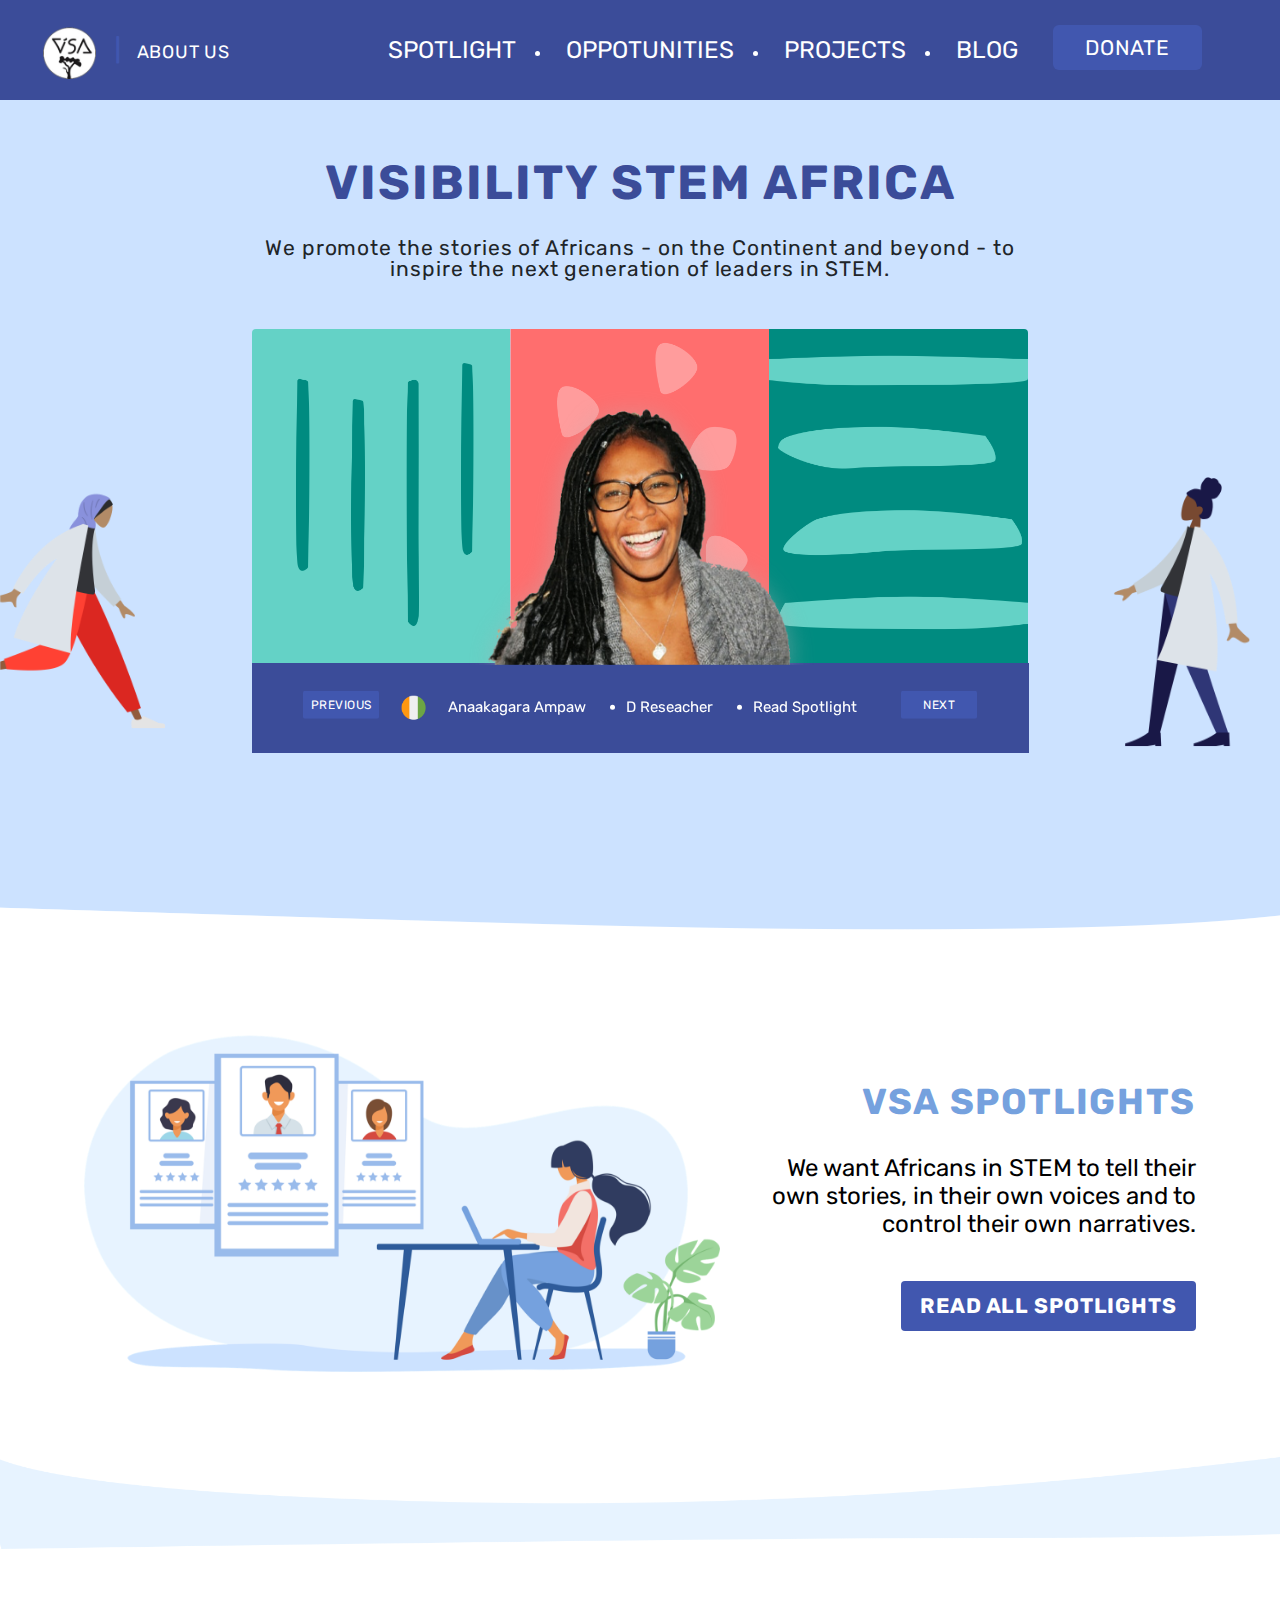
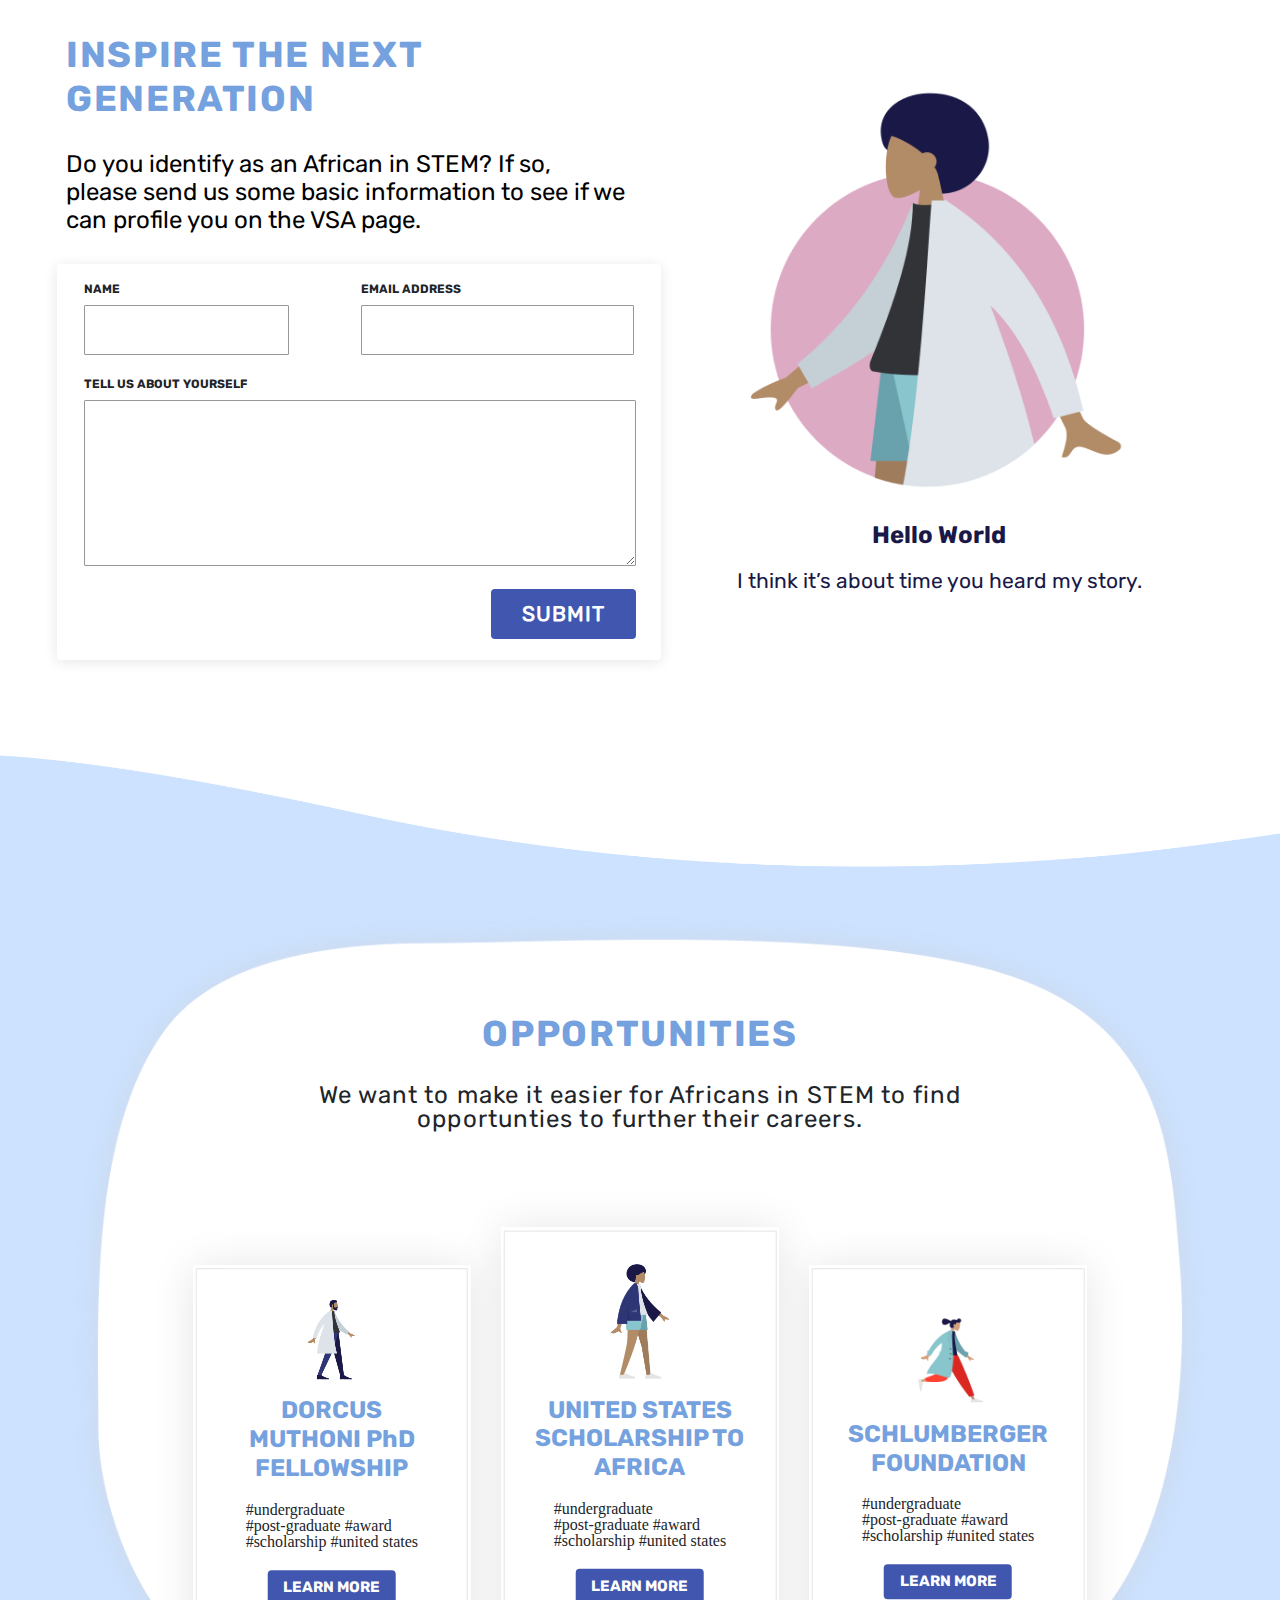
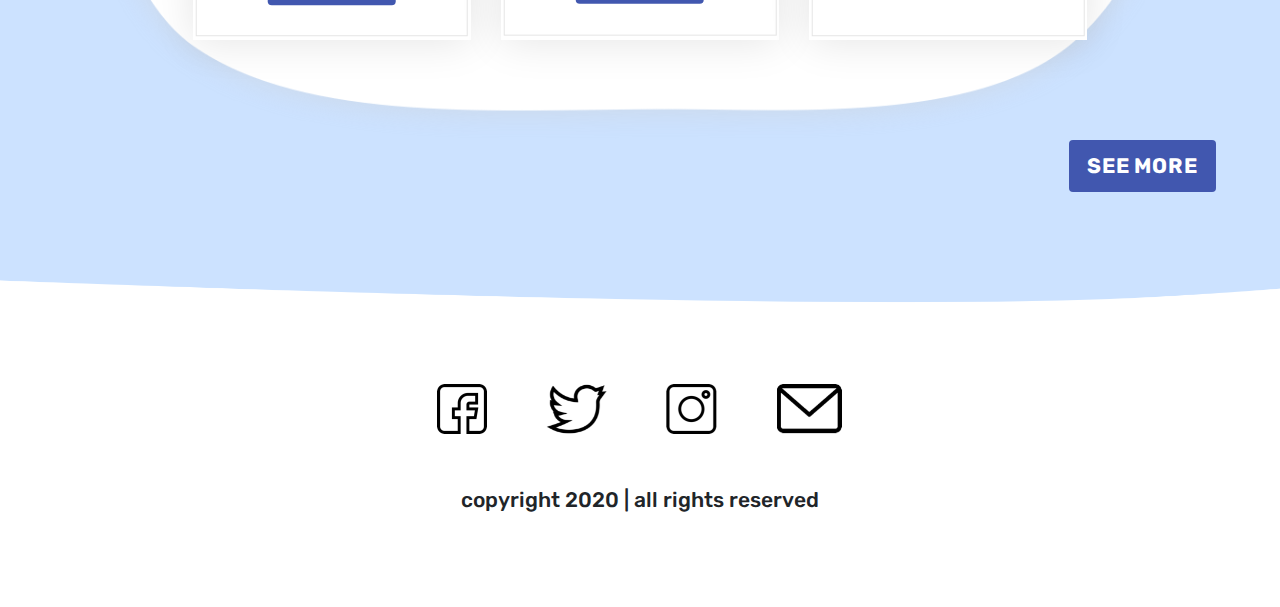
<file: index.html>
<!DOCTYPE html>
<html lang="en">
<head>
    <meta charset="UTF-8">
    <meta name="viewport" content="width=device-width, initial-scale=1.0">
    <title>VSA | Home</title>
    <link rel="stylesheet" href="./css/bootstrap.min.css">
    <link rel="stylesheet" href="./css/rubik-cufonfonts-webfont/style.css">
    <link rel="stylesheet" href="./css/owl.carousel.min.css">
    <link rel="stylesheet" href="./css/owl.theme.default.min.css">
    <link rel="stylesheet" href="./css/style.css">
</head>
<body>
    <!--header-->
    <header>
        <div class="logo">
            <a href="#">
                <img src="./images/logo.png" alt="">
            </a>
            <a href="#"><span>|</span> about us</a>
        </div>
        <div class="menu">
            <label class="toggle"><span></span></label>
            <ul class="dropDown">
                <li><a href="#">about us</a></li>
                <li><a href="#">spotlight</a></li>
                <li><a href="#">oppotunities</a></li>
                <li><a href="#">Projects</a></li>
                <li><a href="#">blog</a></li>
                <li><button>donate</button></li>
            </ul>
        </div>
    </header>

    <!--banner-->
    <div class="banner">
        <img src="./images/lady-1.png" class="header-img-1" alt="">
        <img src="./images/lady-2.png" class="header-img-2" alt="">
        <div class="container">
            <h1>VISIBILITY STEM AFRICA</h1>
            <p>We promote the stories of Africans - on the Continent and beyond - to inspire the next generation of leaders in STEM. </p>
            <div class="box">
                <div class="upper">
                    <img src="./images/Card-1.png" alt="">
                    <img src="./images/Card-2.png" alt="">
                    <img src="./images/Card-3.png" alt="">
                </div>
                <div class="bottom">
                </div>
            </div>
            <div class="owl-carousel owl-theme">
                <div class="item">
                    <img src="./images/human-lady.png" alt="">
                    <div class="text">
                        <img src="./images/flag1.png" alt="">
                        <ul>
                            <li>Anaakagara Ampaw</li>
                            <li>D Reseacher</li>
                            <li>Read Spotlight</li>
                        </ul>
                    </div>
                </div>
                <div class="item">
                    <img src="./images//human-2.png" class="bnnr" alt="">
                    <div class="text">
                        <img src="./images/flag1.png" alt="">
                        <ul>
                            <li>Ana Ampaw</li>
                            <li>D Reseacher</li>
                            <li>Read Spotlight</li>
                        </ul>
                        
                    </div>
                </div>
            </div>
        </div>
        
    </div>

    <!--2nd section-->
    <div class="second">
        <div class="cont">
            <div class="row">
                <div class="col-md-7">
                    <img src="./images/SPOT-ILLUSTRATIONS.png" class="img-fluid" alt="">
                </div>
                <div class="col-md-5">
                    <h2>VSA SPOTLIGHTS</h2>
                    <p>We want Africans in STEM to tell their own stories, in their own voices and to control their own narratives.</p>
                    <a href="#">
                        <button>READ ALL SPOTLIGHTS</button>
                    </a>
                </div>
            </div>
        </div>
        <img src="./images/Rectangle.png" class="bottom-img" alt="">
    </div>
    

    <!--inspire-->
    <div class="inspire">
      
            <div class="row">
                <div class="col-md-6">
                    <h2>INSPIRE THE NEXT GENERATION</h2>
                    <p>Do you identify as an African in STEM? If so, please send us some basic information to see if we can profile you on the VSA page.  </p>
                    <form action="">
                        <div class="input">
                            <div class="input1">
                                <label>name</label>
                                <input type="text">
                            </div>
                            <div class="input2">
                                <label>email address</label>
                                <input type="text">
                            </div>
                        </div>
                        <div class="text">
                            <label>tell us about yourself</label>
                            <textarea name="" id="" cols="30" rows="10">

                            </textarea>
                        </div>
                        <div class="btnn">
                            <a href="#"><button>submit</button></a>
                        </div>
                       
                    </form>
                </div>
                <div class="col-md-6">
                    <img src="./images/lady-afro.png" class="img-fluid" alt="">
                    <h5>Hello World</h5>
                    <p>I think it’s about time you heard my story.</p>
                </div>
            </div>
       
    </div>

    <!--oppotunities-->
    <div class="oppo">
        <div class="container">
            <img src="./images/Oval.png" class="oval" alt="">
            <h2>opportunities</h2>
            <p>We want to make it easier for Africans in STEM to find<br> opportunties to further their careers. </p>
        
        <div class="row">
            <div class="col-md-4">
                <div class="box">
                    <div class="box-inner">
                        <img src="./images/Standing.png" alt="">
                        <h3>DORCUS <br> MUTHONI PhD<br> FELLOWSHIP</h3>
                        <ul>
                            <li>#undergraduate</li>
                            <li>#post-graduate #award</li>
                            <li>#scholarship #united states</li>
                        </ul>
                        
                        <a href="#">
                            <button>learn more</button>
                        </a>
                    </div>
                  
                </div>
               
            </div>
            <div class="col-md-4 mt-sm-5">
                <div class="box">
                    <div class="box-inner">
                        <img src="./images/Standing-lady.png" alt="">
                        <h3>UNITED STATES SCHOLARSHIP TO AFRICA</h3>
                        <ul>
                            <li>#undergraduate</li>
                            <li>#post-graduate #award</li>
                            <li>#scholarship #united states</li>
                        </ul>
                        
                        <a href="#">
                            <button>learn more</button>
                        </a>
                    </div>
                   
                </div>
              
            </div>
            <div class="col-md-4 mt-md-5 mt-sm-5">
                <div class="box">
                    <div class="box-inner">
                        <img src="./images/standing-ladyy.png" alt="">
                        <h3>SCHLUMBERGER FOUNDATION</h3>
                        <ul>
                            <li>#undergraduate</li>
                            <li>#post-graduate #award</li>
                            <li>#scholarship #united states</li>
                        </ul>
                        
                        <a href="#">
                            <button>learn more</button>
                        </a>
                    </div>
                   
                </div>
              
            </div>
        </div>
       
        </div>
        <a href="#">
            <button class="btn">see more</button>
        </a>
    </div>

    <!--footer-->
    <footer>
        <div class="img">
            <img src="./images/facebook-icon.png" alt="">
            <img src="./images/twitter-icon.png" alt="">
            <img src="./images/instagram-icon.png" alt="">
            <img src="./images/envelope-icon.png" alt="">
        </div>
        <p>copyright 2020 | all rights reserved</p>
    </footer>

    <script src="./js/jquery.js"></script>
    <script src="./js/bootstrap.min.js"></script>
    <script src="./js/owl.carousel.min.js"></script>
    <script src="./js/main.js"></script>
</body>
</html>
</file>
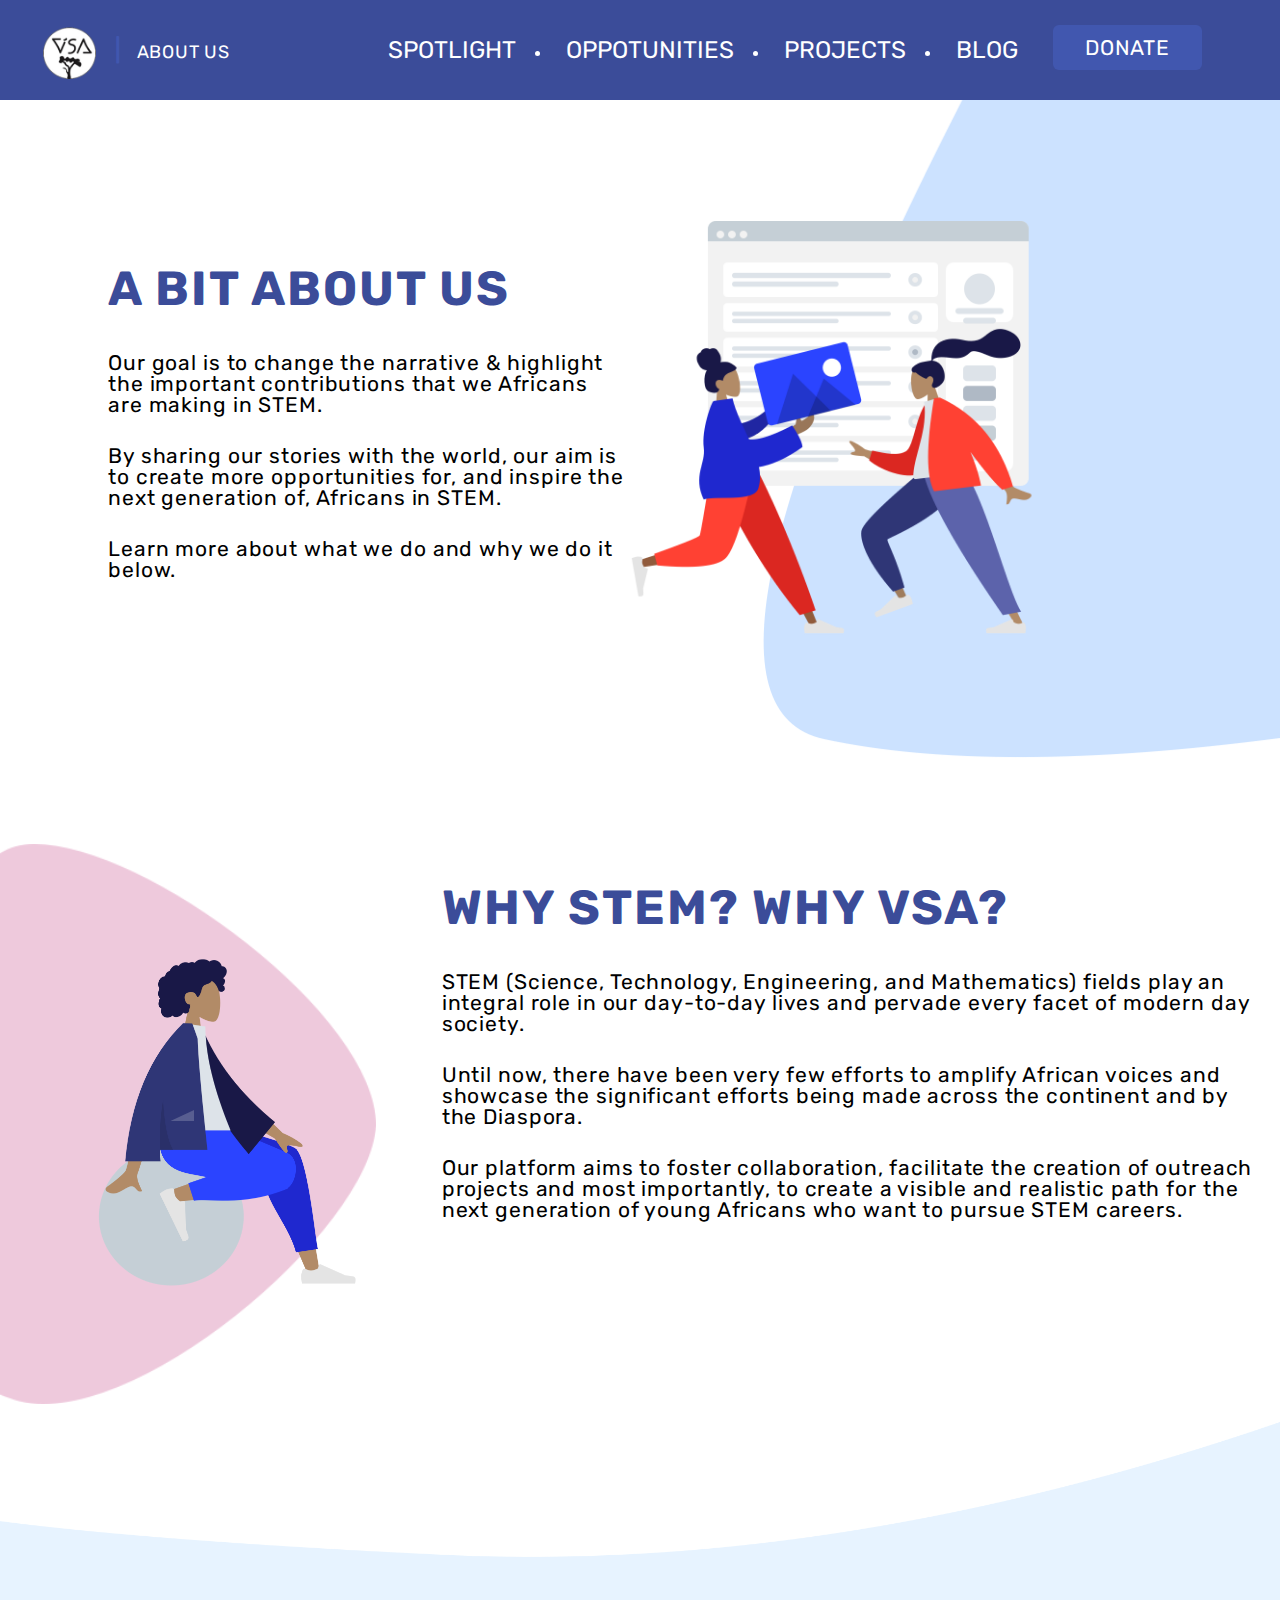
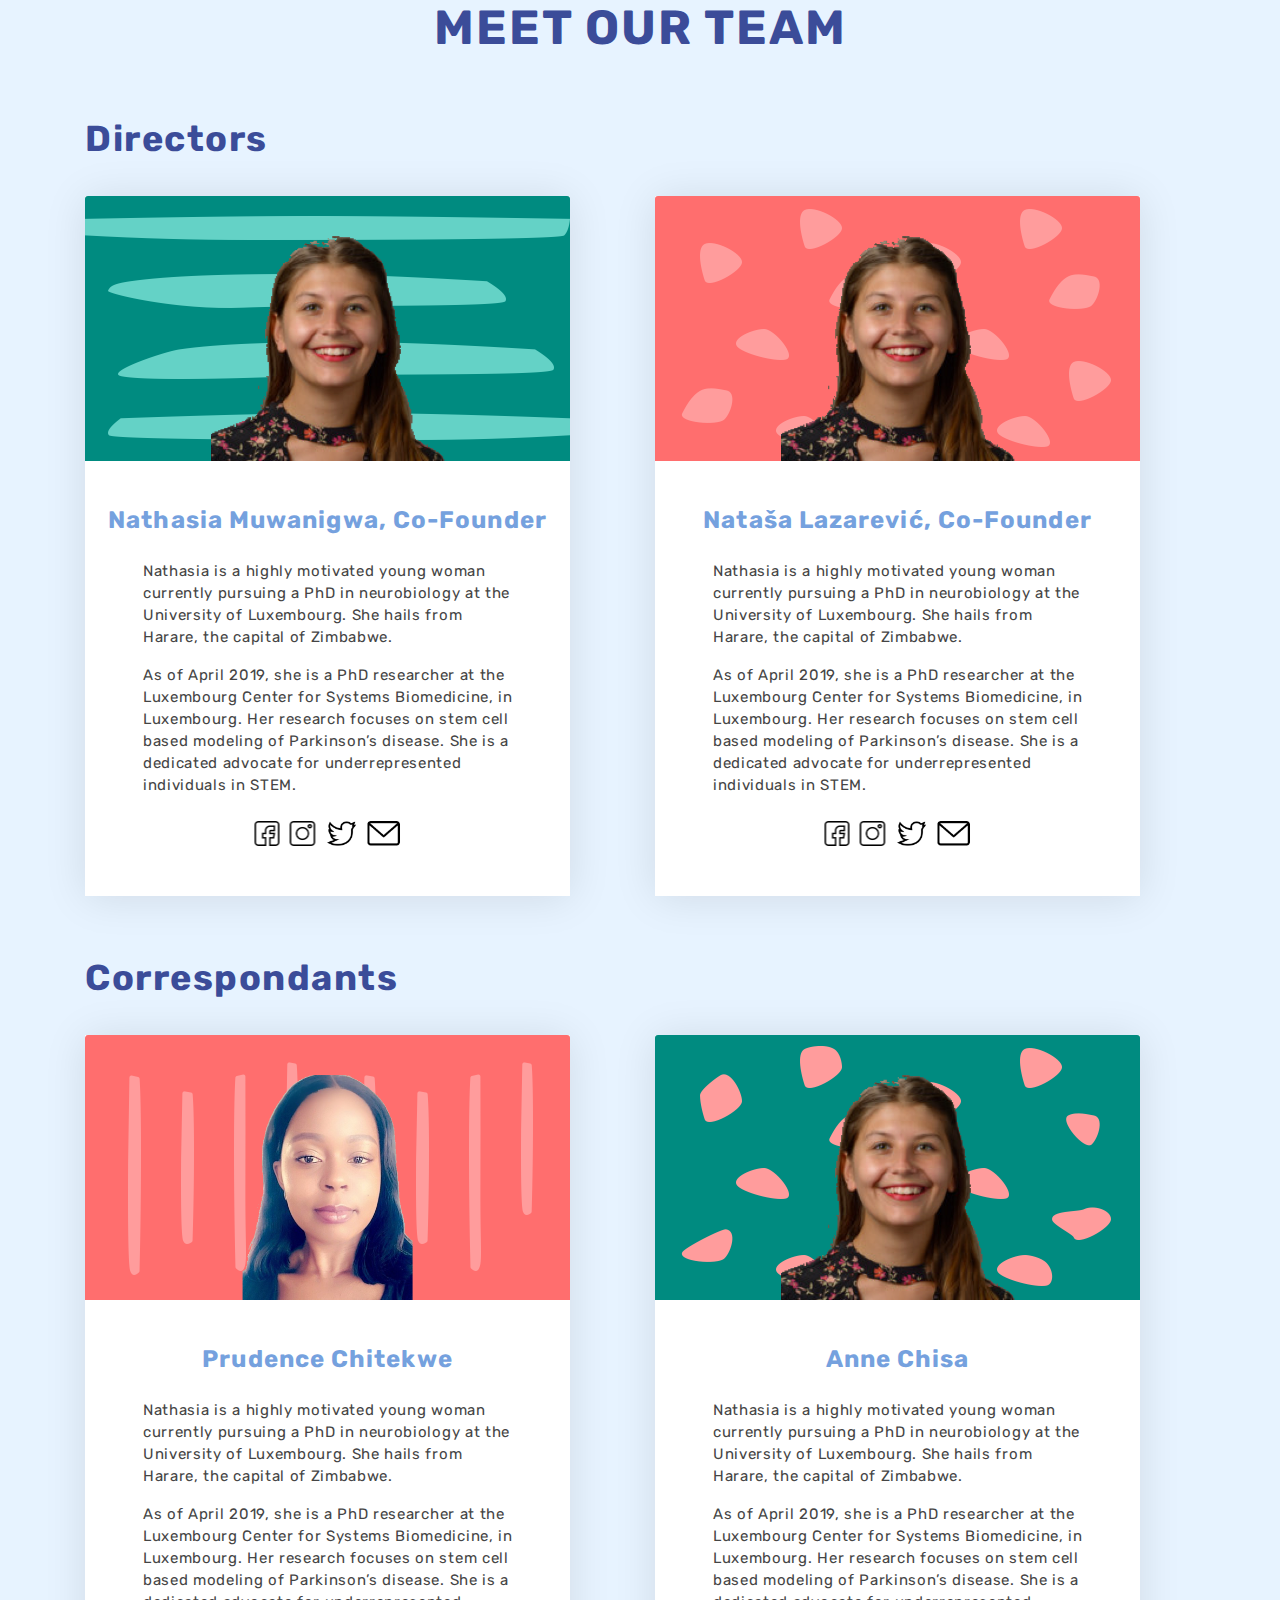
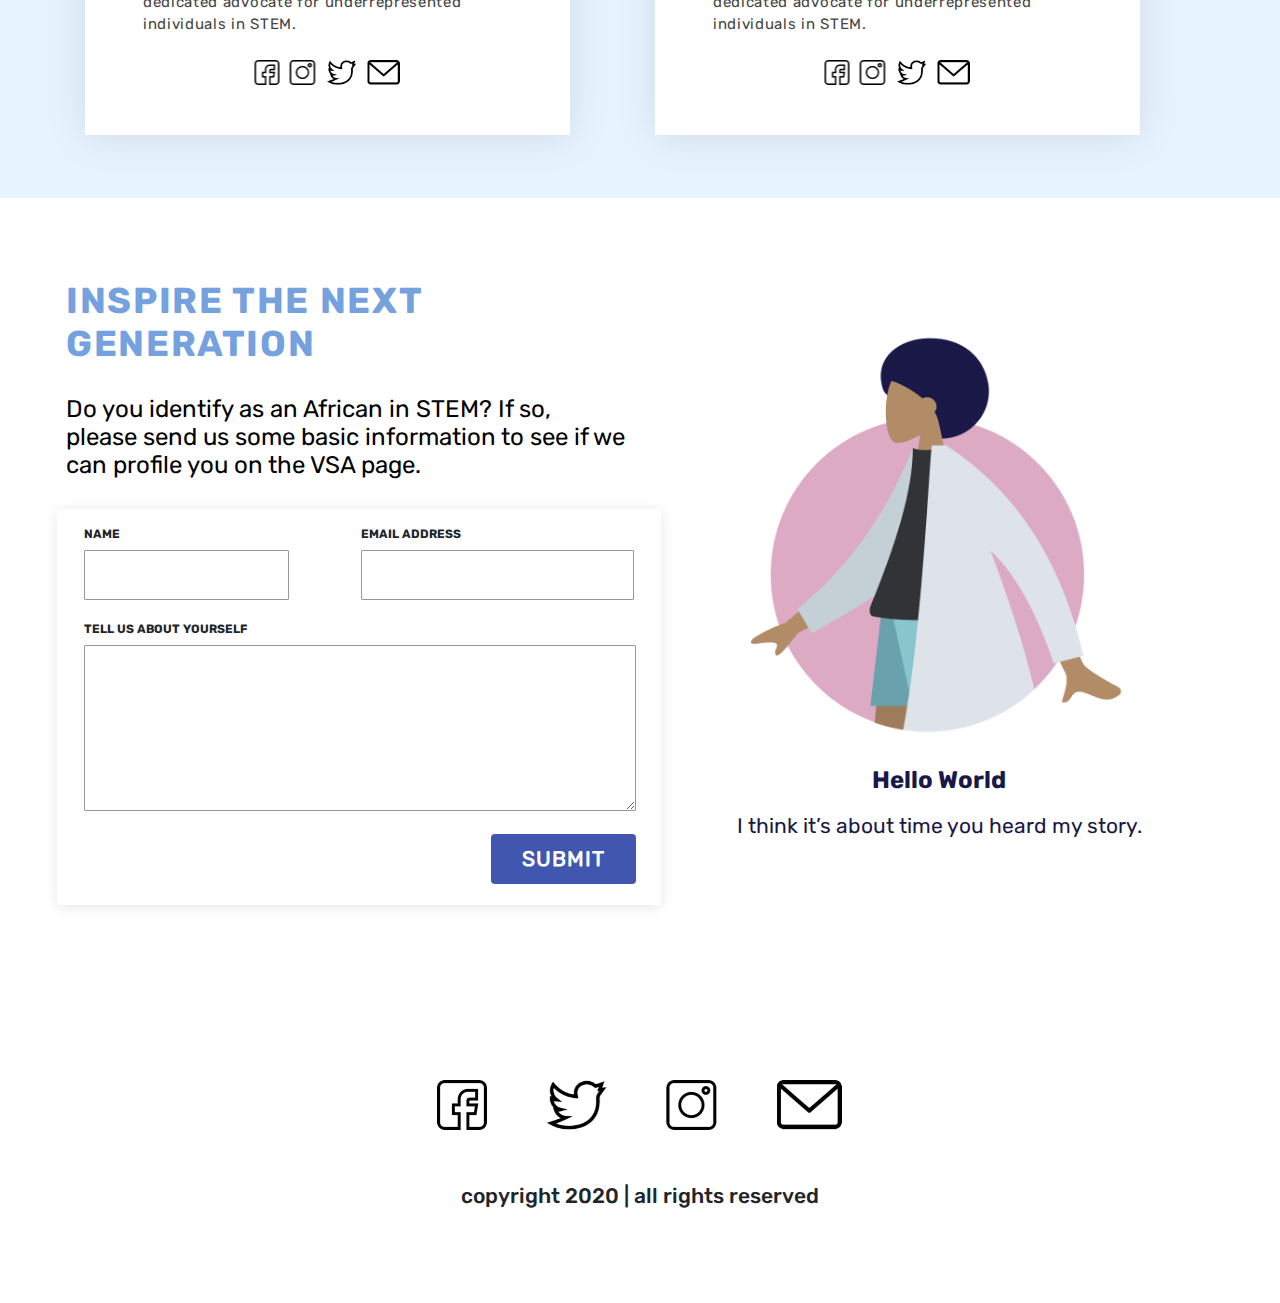
<file: about.html>
<!DOCTYPE html>
<html lang="en">
<head>
    <meta charset="UTF-8">
    <meta name="viewport" content="width=device-width, initial-scale=1.0">
    <title>VSA | about page</title>
    <link rel="stylesheet" href="./css/bootstrap.min.css">
    <link rel="stylesheet" href="./css/rubik-cufonfonts-webfont/style.css">
    <link rel="stylesheet" href="./css/style.css">
</head>
<body>
    <!--header-->
    <header>
        <div class="logo">
            <a href="#">
                <img src="./images/logo.png" alt="">
            </a>
            <a href="#"><span>|</span> about us</a>
        </div>
        <div class="menu">
            <label class="toggle"><span></span></label>
            <ul class="dropDown">
                <li><a href="#">about us</a></li>
                <li><a href="#">spotlight</a></li>
                <li><a href="#">oppotunities</a></li>
                <li><a href="#">Projects</a></li>
                <li><a href="#">blog</a></li>
                <li><button>donate</button></li>
            </ul>
        </div>
    </header>

    <!--About banner-->
    <div class="about">
       
            <img src="./images/about-images/Rectangle.png" class="about-bg" alt="">
            <div class="row">
                <div class="col-md-6">
                    <h1>A BIT ABOUT US</h1>
                    <p>Our goal is to change the narrative & highlight the important contributions that we Africans are making in STEM. </p>

                     <p> By sharing our stories with the world, our aim is to create more opportunities for, and inspire the next generation of, Africans in STEM. </p>  
                        
                       <p> Learn more about what we do and why we do it below. </p>
                </div>
                <div class="col-md-6 px-0">
                    <img src="./images/about-images/Image.png" class="img-fluid" alt="">
                </div>
            </div>
        
    </div>

    <!--about second-->
    <div class="about-second">
       <img src="./images/about-images/Oval.png" class="about-oval" alt="">
       <div class="container-fluid">
        <div class="row ">
            <div class="col-lg-4 col-md-5">
                <img src="./images/about-images/Standing.png" alt="">
            </div>
            <div class="col-lg-8 col-md-7">
                <h2>WHY STEM? WHY VSA?</h2>
                <p>STEM (Science, Technology, Engineering, and Mathematics) fields play an integral role in our day-to-day lives and pervade every facet of modern day society. </p>

                  <p> Until now, there have been very few efforts to amplify African voices and showcase the significant efforts being made across the continent and by the Diaspora. </p> 
                    <p> Our platform aims to foster collaboration, facilitate the creation of outreach projects and most importantly, to create a visible and realistic path for the next generation of young Africans who want to pursue STEM careers.</p>
                   
            </div>
        </div>
       </div>
            
      
    </div>

    <!--team-->
    <div class="team">
        <h2>MEET OUR TEAM</h2>
        <div class="container">
            <h3>Directors</h3>
            <div class="row row1">
                <div class="col-md-6">
                    <div class="card">
                        <div class="card-img-top">
                            <img src="./images/about-images/human.png" alt="">
                        </div>
                        <div class="card-body">
                            <h4>Nathasia Muwanigwa, Co-Founder</h4>
                            <p>Nathasia is a highly motivated young woman currently pursuing a PhD in neurobiology at the University of Luxembourg. She hails from Harare, the capital of Zimbabwe. </p>

                            <p>  As of April 2019, she is a PhD researcher at the Luxembourg Center for Systems Biomedicine, in Luxembourg. Her research focuses on stem cell based modeling of Parkinson’s disease. She is a dedicated advocate for underrepresented individuals in STEM.</p>
                            <div class="links">
                                <img src="./images/facebook-icon.png" alt="">
                                <img src="./images/instagram-icon.png" alt="">
                                <img src="./images/twitter-icon.png" alt="">
                                <img src="./images/envelope-icon.png" alt="">
                            </div>
                        </div>
                    </div>
                </div>
                <div class="col-md-6">
                    <div class="card">
                        <div class="card-img-top">
                            <img src="./images/about-images/human.png" alt="">
                        </div>
                        <div class="card-body">
                            <h4>Nataša Lazarević, Co-Founder</h4>
                            <p>Nathasia is a highly motivated young woman currently pursuing a PhD in neurobiology at the University of Luxembourg. She hails from Harare, the capital of Zimbabwe. </p>

                            <p>  As of April 2019, she is a PhD researcher at the Luxembourg Center for Systems Biomedicine, in Luxembourg. Her research focuses on stem cell based modeling of Parkinson’s disease. She is a dedicated advocate for underrepresented individuals in STEM.</p>
                            <div class="links">
                                <img src="./images/facebook-icon.png" alt="">
                                <img src="./images/instagram-icon.png" alt="">
                                <img src="./images/twitter-icon.png" alt="">
                                <img src="./images/envelope-icon.png" alt="">
                            </div>
                        </div>
                    </div>
                </div>
            </div>
            <h3>Correspondants</h3>
            <div class="row row2">
                <div class="col-md-6">
                    <div class="card">
                        <div class="card-img-top">
                            <img src="./images/about-images/human2.png" alt="">
                        </div>
                        <div class="card-body">
                            <h4>Prudence Chitekwe</h4>
                            <p>Nathasia is a highly motivated young woman currently pursuing a PhD in neurobiology at the University of Luxembourg. She hails from Harare, the capital of Zimbabwe. </p>

                            <p>  As of April 2019, she is a PhD researcher at the Luxembourg Center for Systems Biomedicine, in Luxembourg. Her research focuses on stem cell based modeling of Parkinson’s disease. She is a dedicated advocate for underrepresented individuals in STEM.</p>
                            <div class="links">
                                <img src="./images/facebook-icon.png" alt="">
                                <img src="./images/instagram-icon.png" alt="">
                                <img src="./images/twitter-icon.png" alt="">
                                <img src="./images/envelope-icon.png" alt="">
                            </div>
                        </div>
                    </div>
                </div>
                <div class="col-md-6">
                    <div class="card">
                        <div class="card-img-top">
                            <img src="./images/about-images/human.png" alt="">
                        </div>
                        <div class="card-body">
                            <h4>Anne Chisa</h4>
                            <p>Nathasia is a highly motivated young woman currently pursuing a PhD in neurobiology at the University of Luxembourg. She hails from Harare, the capital of Zimbabwe. </p>

                            <p>  As of April 2019, she is a PhD researcher at the Luxembourg Center for Systems Biomedicine, in Luxembourg. Her research focuses on stem cell based modeling of Parkinson’s disease. She is a dedicated advocate for underrepresented individuals in STEM.</p>
                            <div class="links">
                                <img src="./images/facebook-icon.png" alt="">
                                <img src="./images/instagram-icon.png" alt="">
                                <img src="./images/twitter-icon.png" alt="">
                                <img src="./images/envelope-icon.png" alt="">
                            </div>
                        </div>
                    </div>
                </div>
            </div>
        </div>
    </div>


     <!--inspire-->
     <div class="inspire">
      
        <div class="row">
            <div class="col-md-6">
                <h2>INSPIRE THE NEXT GENERATION</h2>
                <p>Do you identify as an African in STEM? If so, please send us some basic information to see if we can profile you on the VSA page.  </p>
                <form action="">
                    <div class="input">
                        <div class="input1">
                            <label>name</label>
                            <input type="text">
                        </div>
                        <div class="input2">
                            <label>email address</label>
                            <input type="text">
                        </div>
                    </div>
                    <div class="text">
                        <label>tell us about yourself</label>
                        <textarea name="" id="" cols="30" rows="10">

                        </textarea>
                    </div>
                    <div class="btnn">
                        <a href="#"><button>submit</button></a>
                    </div>
                   
                </form>
            </div>
            <div class="col-md-6">
                <img src="./images/lady-afro.png" class="img-fluid" alt="">
                <h5>Hello World</h5>
                <p>I think it’s about time you heard my story.</p>
            </div>
        </div>
   
    </div>


    <!--footer-->
    <footer>
        <div class="img">
            <img src="./images/facebook-icon.png" alt="">
            <img src="./images/twitter-icon.png" alt="">
            <img src="./images/instagram-icon.png" alt="">
            <img src="./images/envelope-icon.png" alt="">
        </div>
        <p>copyright 2020 | all rights reserved</p>
    </footer>

    <script src="./js/jquery.js"></script>
    <script src="./js/bootstrap.min.js"></script>
    <script src="./js/main.js"></script>
    
</body>
</html>
</file>
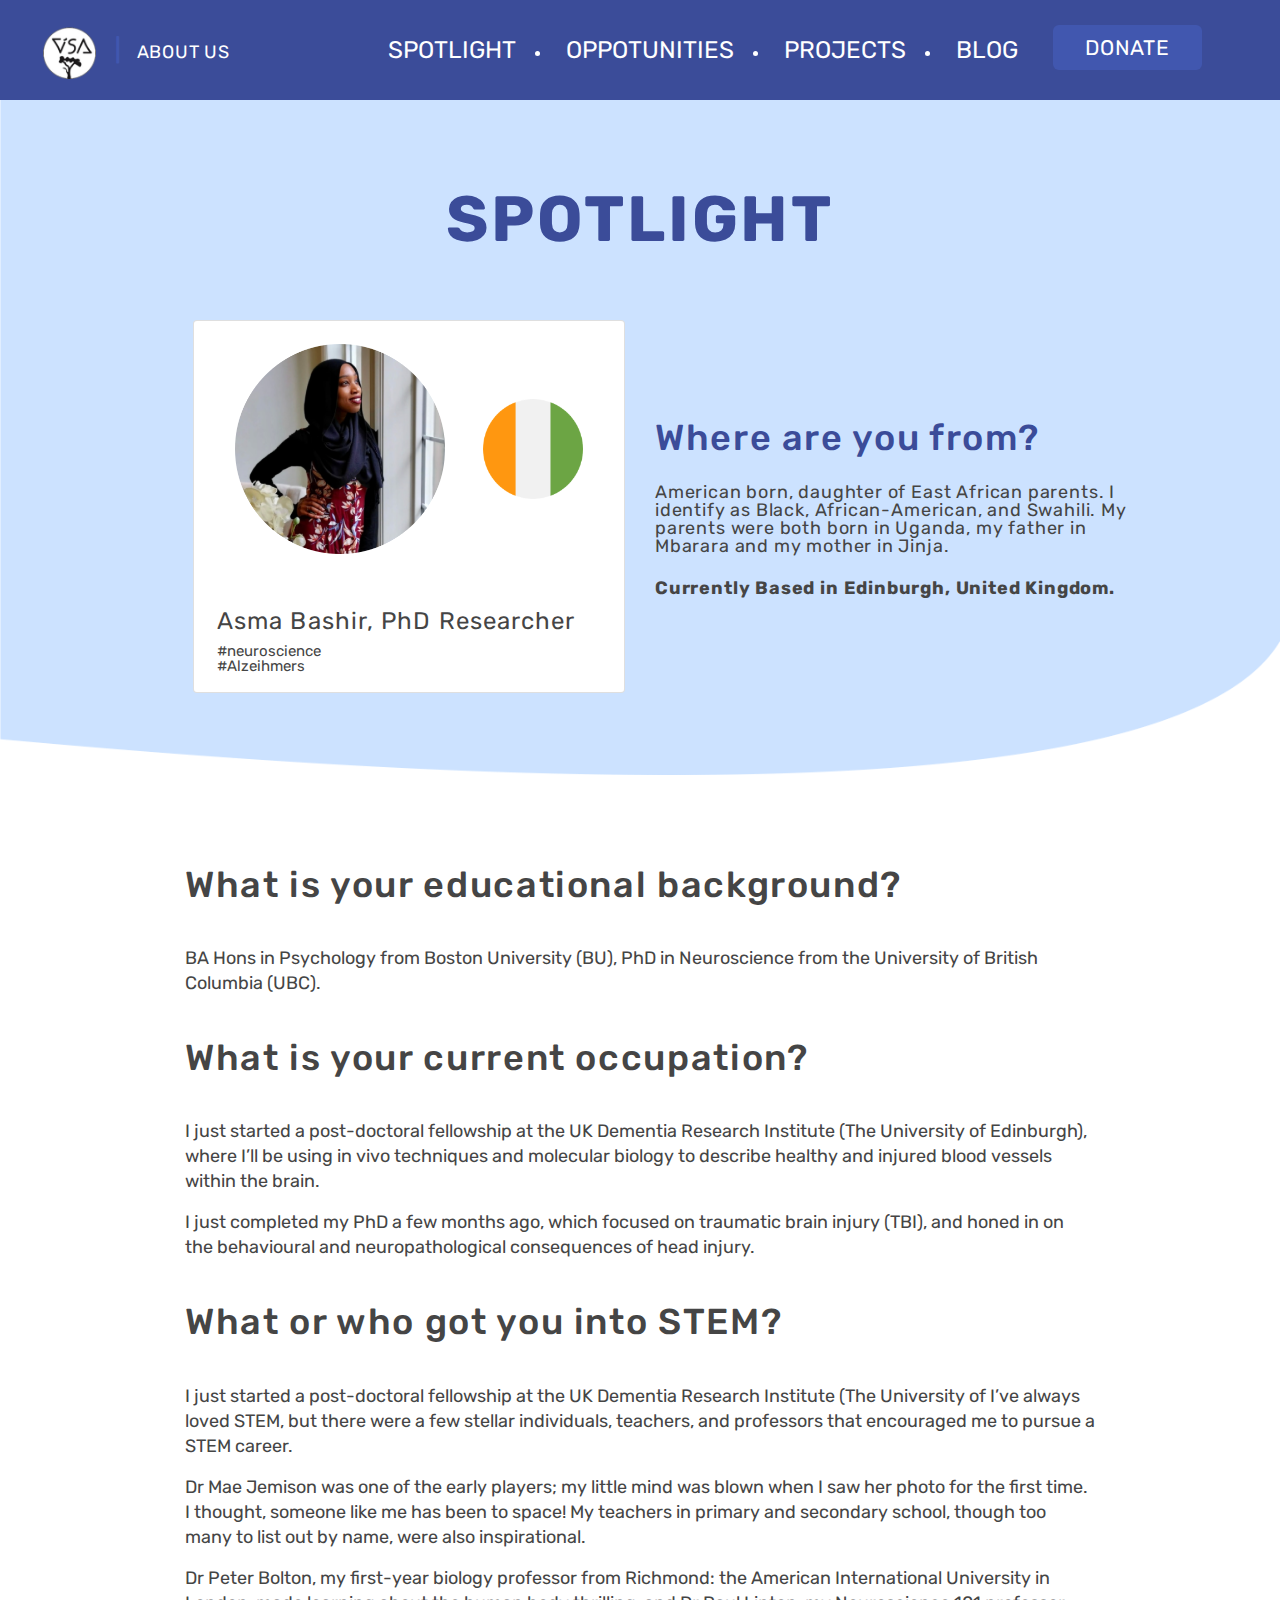
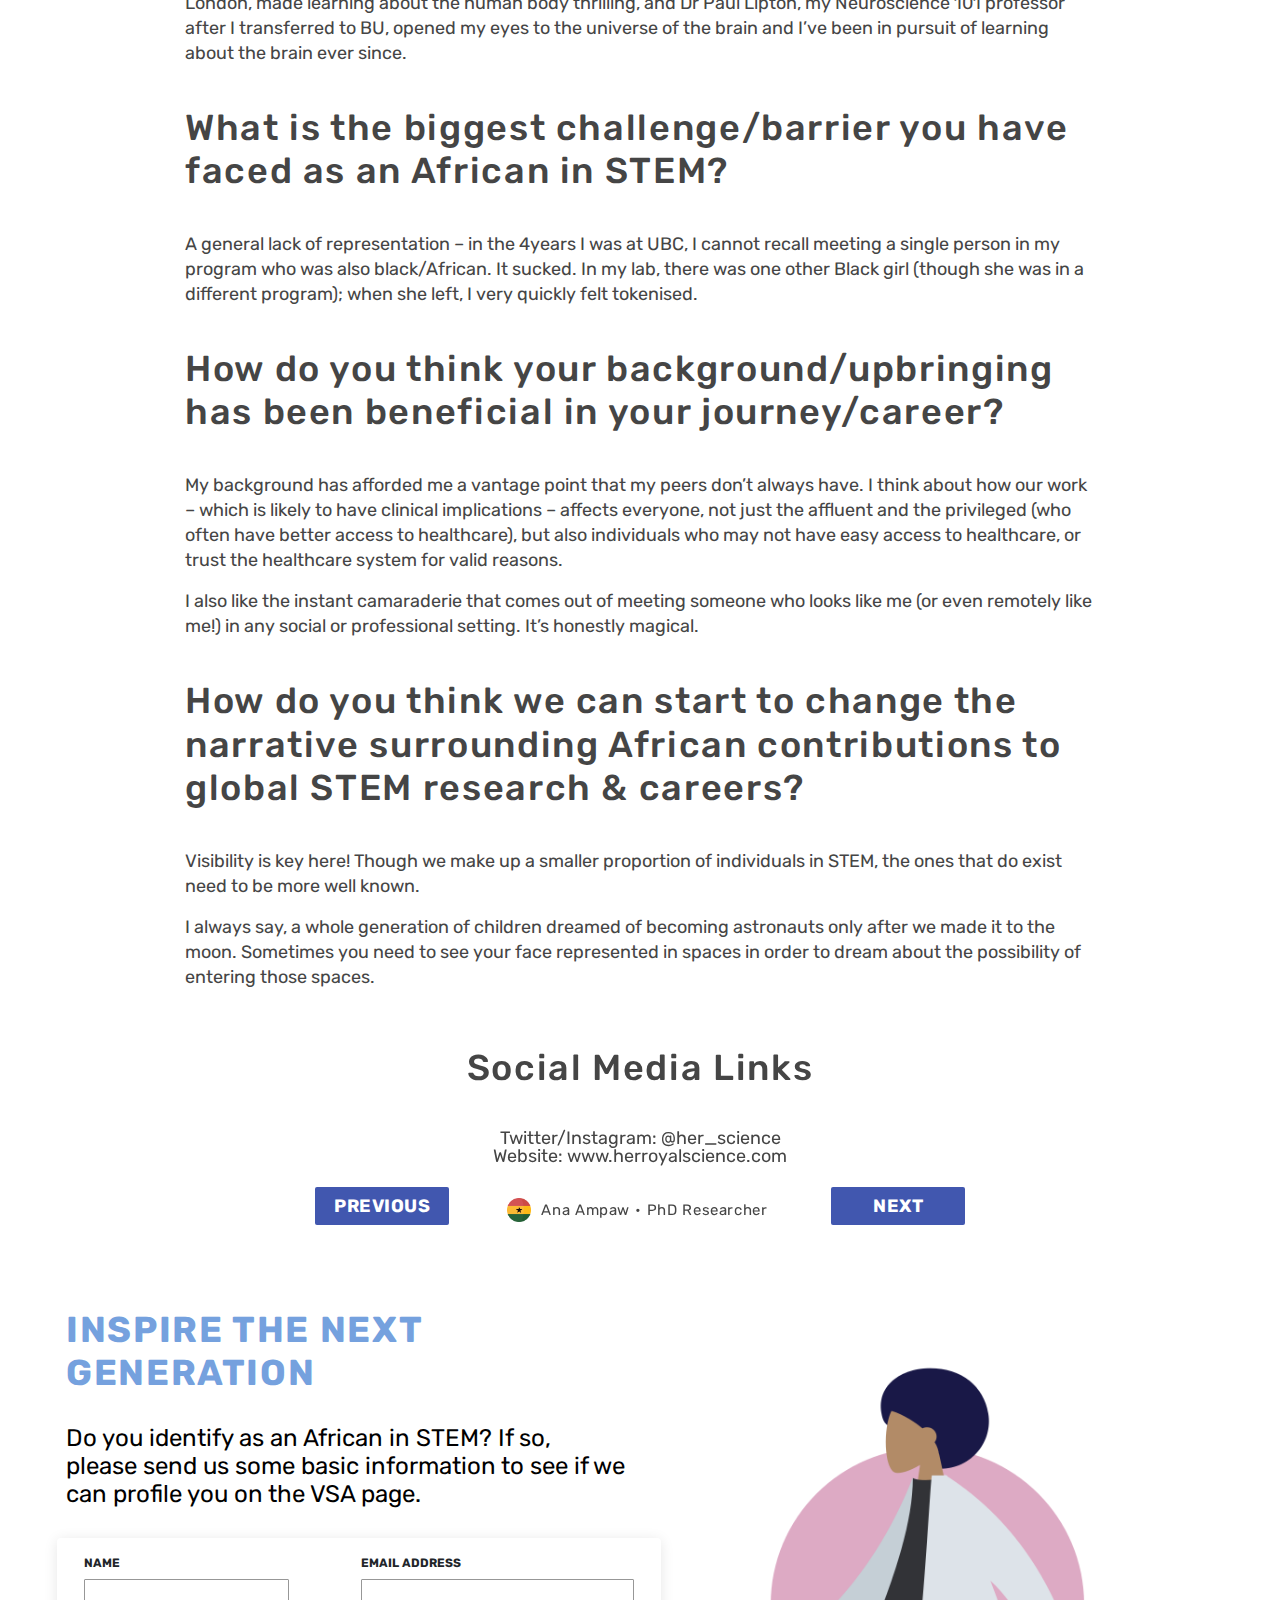
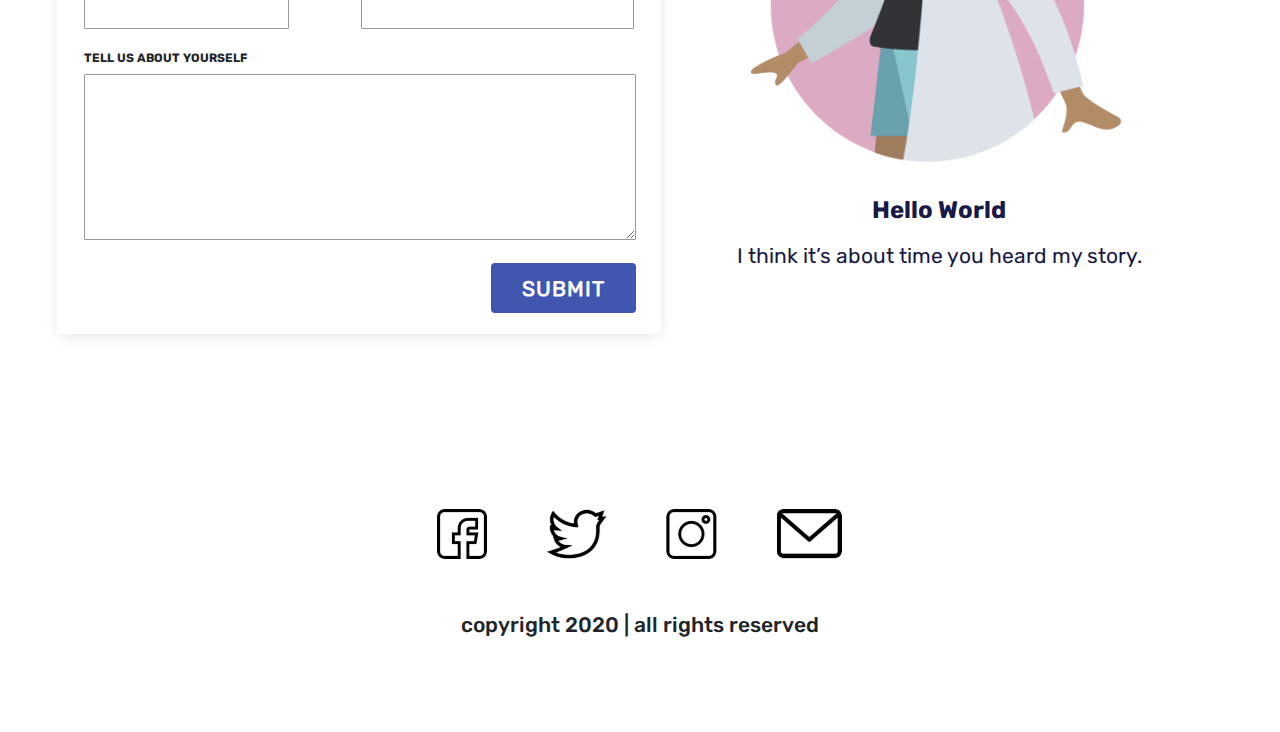
<file: innerSpotlight.html>
<!DOCTYPE html>
<html lang="en">
<head>
    <meta charset="UTF-8">
    <meta name="viewport" content="width=device-width, initial-scale=1.0">
    <title>VSA | Spotlight page</title>
    <link rel="stylesheet" href="./css/bootstrap.min.css">
    <link rel="stylesheet" href="./css/rubik-cufonfonts-webfont/style.css">
    <link rel="stylesheet" href="./css/owl.carousel.min.css">
    <link rel="stylesheet" href="./css/owl.theme.default.min.css">
    <link rel="stylesheet" href="./css/style.css">
</head>
<body>
    <!--header-->
    <header>
        <div class="logo">
            <a href="#">
                <img src="./images/logo.png" alt="">
            </a>
            <a href="#"><span>|</span> about us</a>
        </div>
        <div class="menu">
            <label class="toggle"><span></span></label>
            <ul class="dropDown">
                <li><a href="#">about us</a></li>
                <li><a href="#">spotlight</a></li>
                <li><a href="#">oppotunities</a></li>
                <li><a href="#">Projects</a></li>
                <li><a href="#">blog</a></li>
                <li><button>donate</button></li>
            </ul>
        </div>
    </header>
    
    
    <!--SpotBanner-->
   <div class="spotbanner-inner">
       <div class="container">
           <h1>SPOTLIGHT</h1>
           <div class="row">
               <div class="col-md-6">
                    <div class="card">
                        <div class="img-card-top">
                            <img src="./images/laddy.png" alt="">
                            <img src="./images/flag1.png" alt="">
                        </div>
                        <h3>Asma Bashir, PhD Researcher</h3>
                        <ul>
                            <li>#neuroscience</li>
                            <li>#Alzeihmers</li>
                        </ul>
                    </div>
               </div>
               <div class="col-md-6">
                    <h2>Where are you from?</h2>
                    <p>American born, daughter of East African parents. I identify as Black,
                         African-American, and Swahili. My 
                        parents were both born in Uganda, my father in Mbarara and my mother in Jinja.</p>
                    <span>Currently Based in Edinburgh, United Kingdom.</span>
               </div>
           </div>
       </div>
   </div>

   <!--Sport-text-->
   <div class="spot-inner-text">
       <div class="container">
            <h2>What is your educational background?</h2>
            <p>BA Hons in Psychology from Boston University (BU), PhD in Neuroscience from the University of British Columbia (UBC).</p>


            <h2>What is your current occupation?</h2>
            <p>I just started a post-doctoral fellowship at the UK Dementia Research Institute
                (The University of Edinburgh), where I’ll be using in vivo techniques and 
                molecular biology to describe healthy and injured blood vessels within the brain. </p>
            <p> I just completed my PhD a few months ago, which focused on traumatic brain 
                injury (TBI), and honed in on the behavioural and neuropathological consequences of head injury.</p>


            <h2>What or who got you into STEM?</h2>
            <p>I just started a post-doctoral fellowship at the UK Dementia Research Institute
                    (The University of I’ve always loved STEM, but there were a few stellar individuals,
                    teachers, and professors that encouraged me to pursue a STEM career. </p>
            <p> Dr Mae Jemison was one of the early players; my little mind was blown when I saw her
                    photo for the first time. I thought, someone like me has been to space! My teachers
                    in primary and secondary school, though too many to list out by name, were also inspirational. </p>
            <p> Dr Peter Bolton, my first-year biology professor from Richmond: the American
                    International University in London, made learning about the human body thrilling,
                    and Dr Paul Lipton, my Neuroscience 101 professor after I transferred to BU, 
                    opened my eyes to the universe of the brain and I’ve been in pursuit of learning about the brain ever since.</p>


            <h2>What is the biggest challenge/barrier you have faced as an African in STEM?</h2>        
                <p>A general lack of representation – in the 4years I was at UBC, I cannot recall meeting
                    a single person in my program who was also black/African. It sucked. In my lab, there
                    was one other Black girl (though she was in a different program); when she left, I very quickly felt tokenised.</p>


            <h2>How do you think your background/upbringing has been beneficial in your journey/career?</h2>       
            <p>My background has afforded me a vantage point that my peers don’t always have. I think about 
                how our work – which is likely to have clinical implications – affects everyone, not just
                the affluent and the privileged (who often have better access to healthcare), but also
                individuals who may not have easy access to healthcare, or trust the healthcare system for valid reasons. </p>
            <p> I also like the instant camaraderie that comes out of meeting someone who looks like me
                (or even remotely like me!) in any social or professional setting. It’s honestly magical.</p>   


            <h2>How do you think we can start to change the narrative surrounding African contributions to global STEM research & careers?</h2>
            <p>Visibility is key here! Though we make up a smaller proportion of individuals in STEM,
                the ones that do exist need to be more well known. </p>

            <p> I always say, a whole generation of children dreamed of becoming astronauts only after we made
                it to the moon. Sometimes you need to see your face represented in spaces in order
                    to dream about the possibility of entering those spaces.</p>
                          
                    <div class="owl-carousel">
                        <div class="item">
                            <h2>Social Media Links</h2>
                            <ul>
                                <li>Twitter/Instagram: @her_science </li>
                                <li>Website: www.herroyalscience.com</li>
                            </ul>
                            <div class="owl-bottom">
                                <img src="./images/flag3.png" alt="">
                                <ul>
                                    <li>Ana Ampaw</li>
                                    <li>•</li>
                                    <li>PhD Researcher</li>
                                </ul>
                            </div>
                        </div>
                        <div class="item">
                            <h2>Social Media Links</h2>
                            <ul>
                                <li>Twitter/Instagram: @her_science </li>
                                <li>Website: www.herroyalscience.com</li>
                            </ul>
                            <div class="owl-bottom">
                                <img src="./images/flag3.png" alt="">
                                <ul>
                                    <li>Annah Ampaw</li>
                                    <li>•</li>
                                    <li>PhD Researcher</li>
                                </ul>
                            </div>
                        </div>
                    </div>
        </div>
   </div>
   


     <!--inspire-->
     <div class="inspire">
      
        <div class="row">
            <div class="col-md-6">
                <h2>INSPIRE THE NEXT GENERATION</h2>
                <p>Do you identify as an African in STEM? If so, please send us some basic information to see if we can profile you on the VSA page.  </p>
                <form action="">
                    <div class="input">
                        <div class="input1">
                            <label>name</label>
                            <input type="text">
                        </div>
                        <div class="input2">
                            <label>email address</label>
                            <input type="text">
                        </div>
                    </div>
                    <div class="text">
                        <label>tell us about yourself</label>
                        <textarea name="" id="" cols="30" rows="10">

                        </textarea>
                    </div>
                    <div class="btnn">
                        <a href="#"><button>submit</button></a>
                    </div>
                   
                </form>
            </div>
            <div class="col-md-6">
                <img src="./images/lady-afro.png" class="img-fluid" alt="">
                <h5>Hello World</h5>
                <p>I think it’s about time you heard my story.</p>
            </div>
        </div>
   
    </div>


    <!--footer-->
    <footer>
        <div class="img">
            <img src="./images/facebook-icon.png" alt="">
            <img src="./images/twitter-icon.png" alt="">
            <img src="./images/instagram-icon.png" alt="">
            <img src="./images/envelope-icon.png" alt="">
        </div>
        <p>copyright 2020 | all rights reserved</p>
    </footer>

    <script src="./js/jquery.js"></script>
    <script src="./js/bootstrap.min.js"></script>
    <script src="./js/owl.carousel.min.js"></script>
    <script src="./js/main.js"></script>
</body>
</html>
</file>
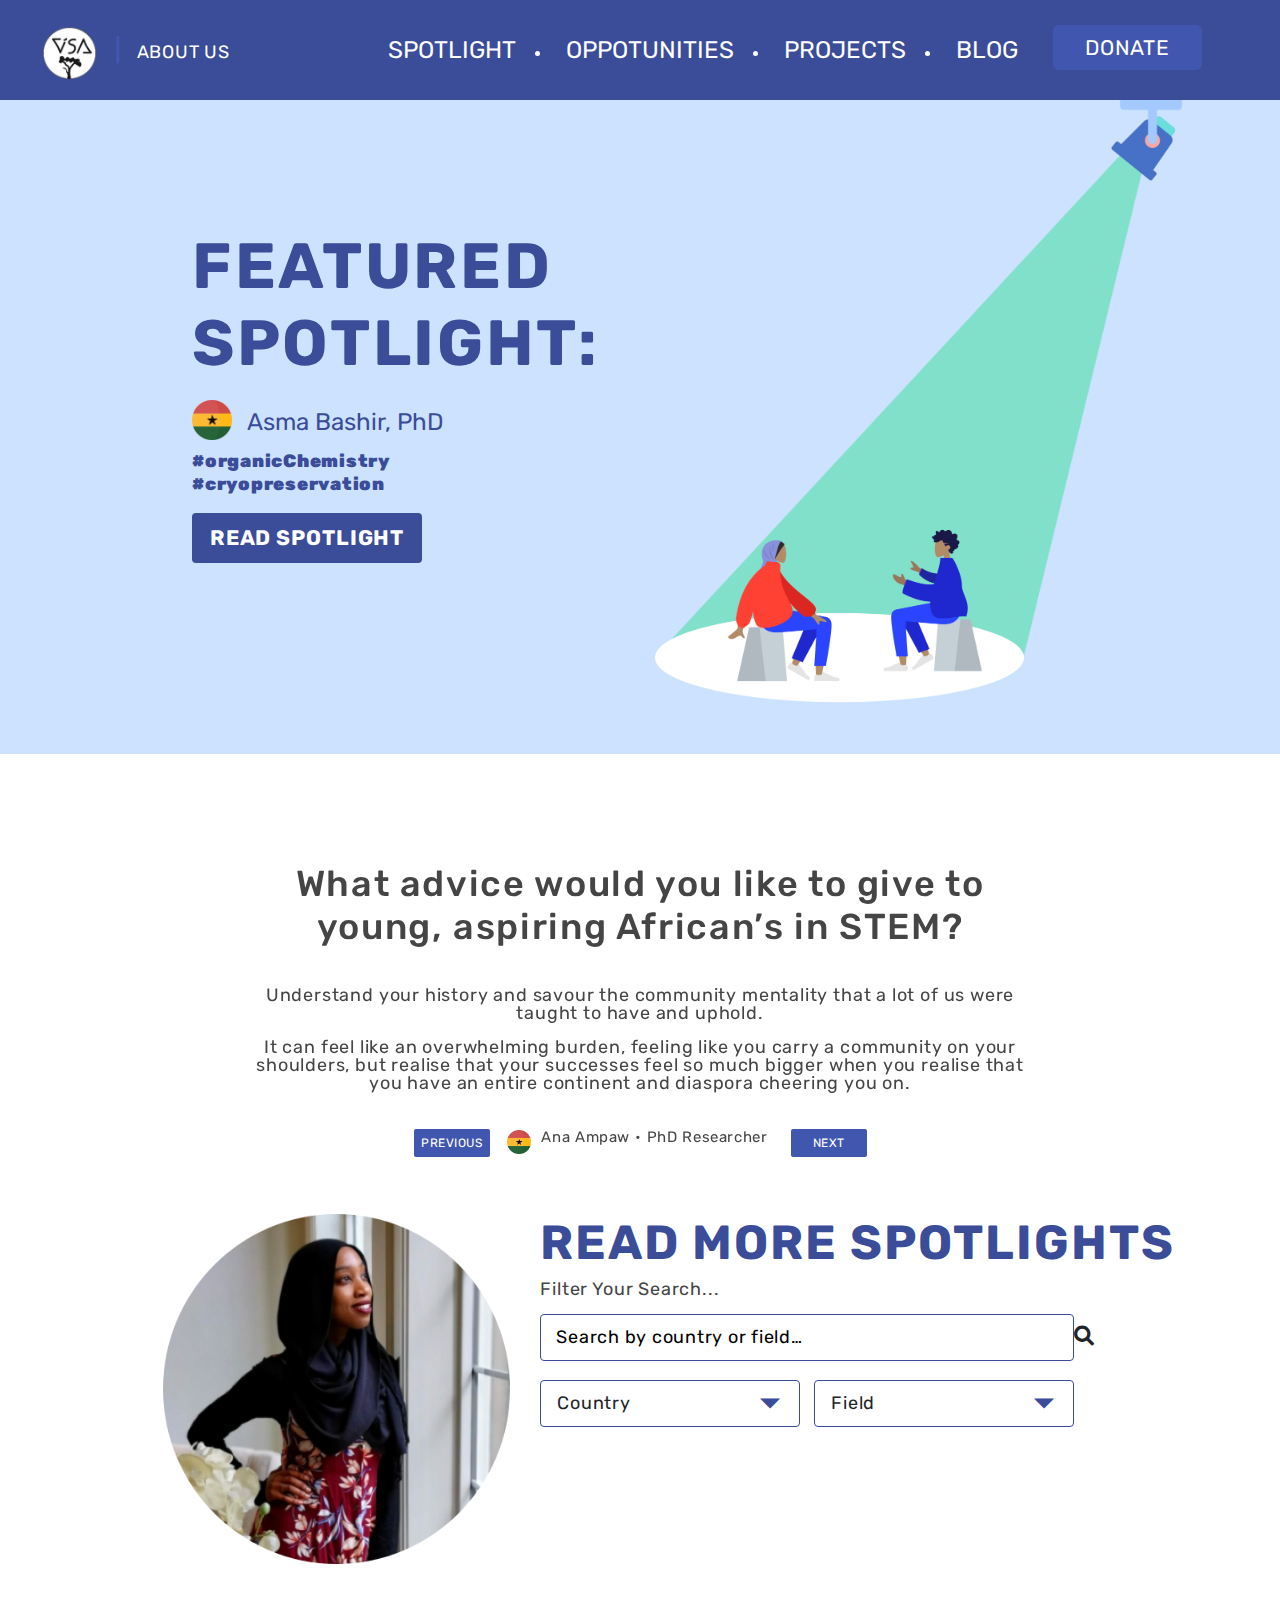
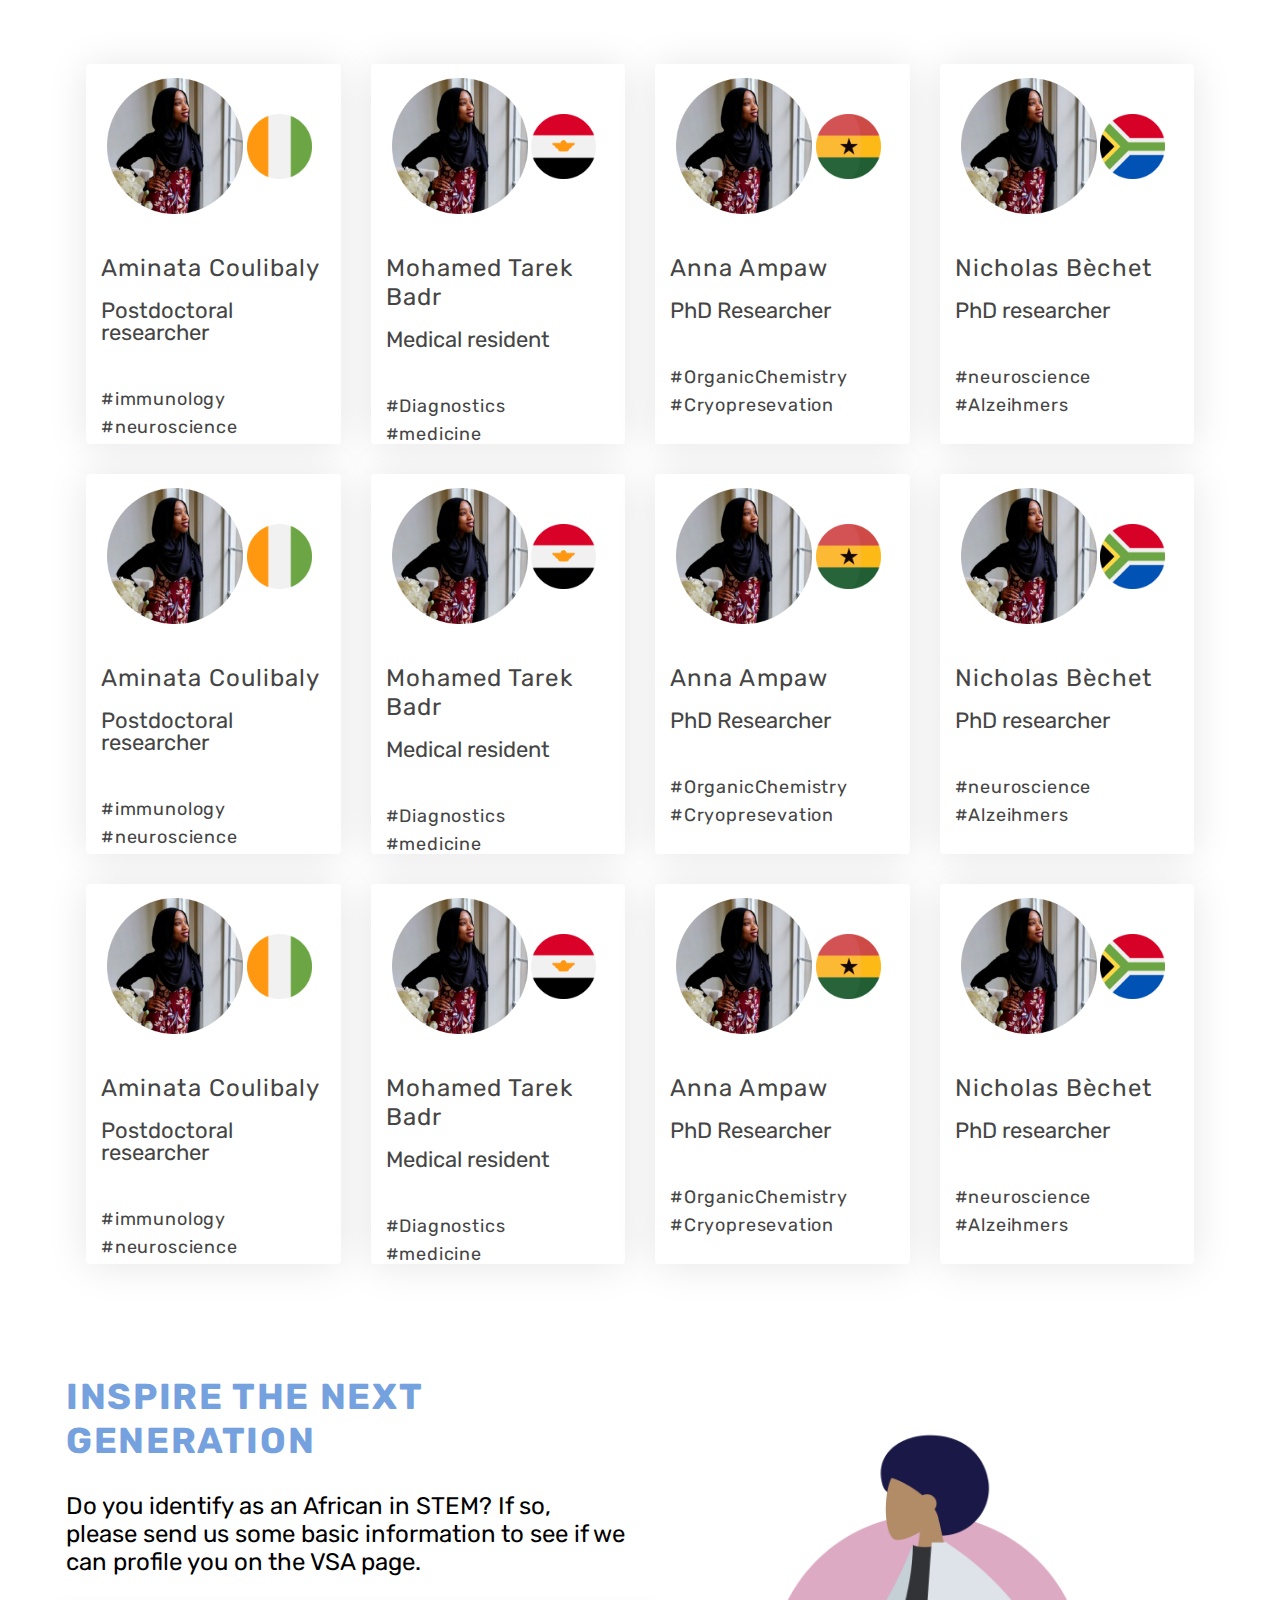
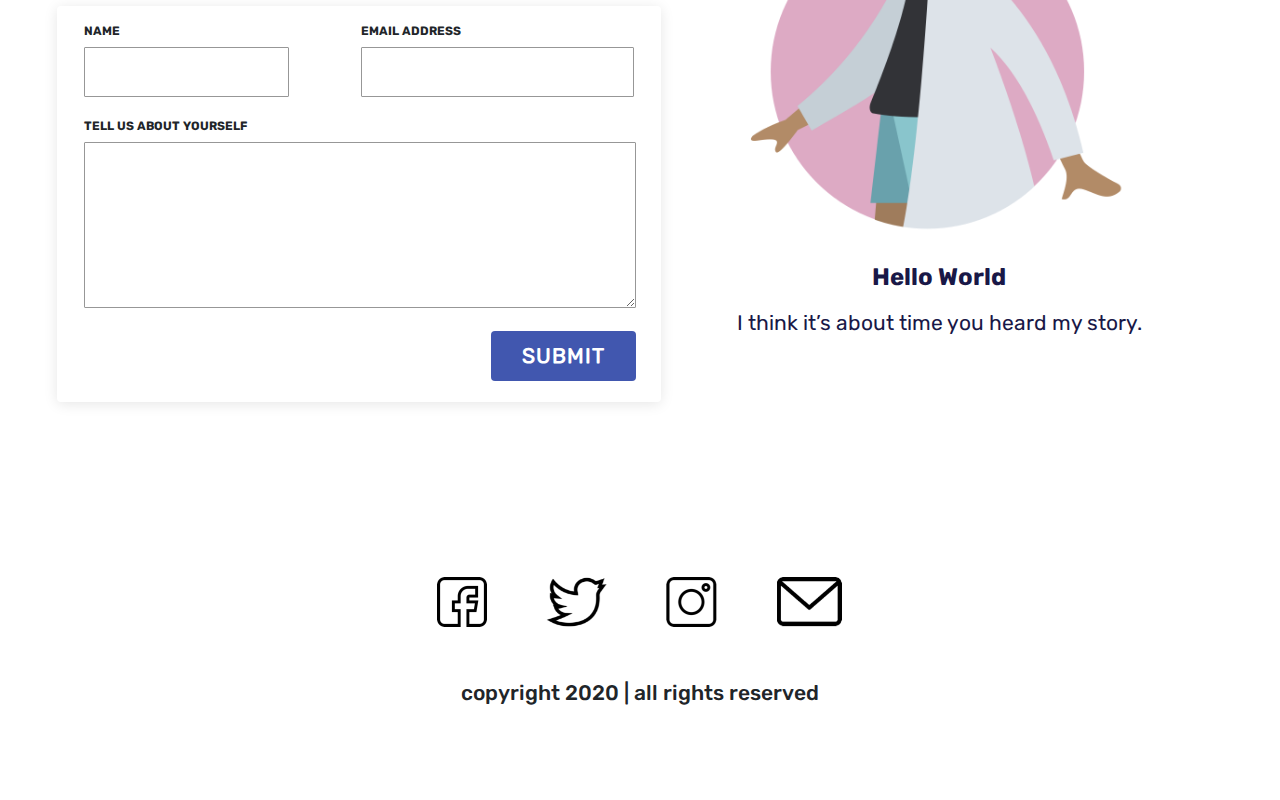
<file: spotlight.html>
<!DOCTYPE html>
<html lang="en">
<head>
    <meta charset="UTF-8">
    <meta name="viewport" content="width=device-width, initial-scale=1.0">
    <title>VSA | Spotlight page</title>
    <link rel="stylesheet" href="./css/bootstrap.min.css">
    <link rel="stylesheet" href="./css/rubik-cufonfonts-webfont/style.css">
    <link rel="stylesheet" href="./css/owl.carousel.min.css">
    <link rel="stylesheet" href="./css/owl.theme.default.min.css">
    <link rel="stylesheet" href="./css/Icons/flaticon.css">
    <link rel="stylesheet" href="./css/style.css">
</head>
<body>
    <!--header-->
    <header>
        <div class="logo">
            <a href="#">
                <img src="./images/logo.png" alt="">
            </a>
            <a href="#"><span>|</span> about us</a>
        </div>
        <div class="menu">
            <label class="toggle"><span></span></label>
            <ul class="dropDown">
                <li><a href="#">about us</a></li>
                <li><a href="#">spotlight</a></li>
                <li><a href="#">oppotunities</a></li>
                <li><a href="#">Projects</a></li>
                <li><a href="#">blog</a></li>
                <li><button>donate</button></li>
            </ul>
        </div>
    </header>
    
    <!--SpotBanner-->
    <div class="spotbanner">
        <div class="container-fluid">
            <div class="row">
                <div class="col-md-6">
                    <h1>FEATURED <br> SPOTLIGHT:</h1>
                    <p><img src="./images/flag3.png" alt="">Asma Bashir, PhD</p>
                    <ul>
                        <li>#organicChemistry</li>
                        <li>#cryopreservation</li>
                    </ul>
                    <a href="">
                        <button>READ SPOTLIGHT</button>
                    </a>
                </div>
                <div class="col-md-6">
                    <img src="./images/Spotlight.png" alt="">
                </div>
            </div>
        </div>
    </div>


    <!--Spot-second-->
    <div class="spot-second">
        <div class="container">
            <div class="owl-carousel owl-theme">
                <div class="item">
                    <h2>What advice would you like to give to young, aspiring African’s in STEM?</h2>
                    <p>Understand your history and savour the community mentality that a lot of us were taught to have and uphold. </p>

                    <p>  It can feel like an overwhelming burden, feeling like you carry a community on your shoulders, 
                        but realise that your successes feel so much bigger when you realise that you have an entire
                         continent and diaspora cheering you on.</p>
                         <div class="owl-bottom">
                             <img src="./images/flag3.png" alt="">
                             <ul>
                                 <li>Ana Ampaw</li>
                                 <li>•</li>
                                 <li>PhD Researcher</li>
                             </ul>
                         </div>
                </div>
                <div class="item">
                    <h2>What advice would you like to give to young, aspiring African’s in STEM?</h2>
                    <p>Understand your history and savour the community mentality that a lot of us were taught to have and uphold. </p>

                    <p>  It can feel like an overwhelming burden, feeling like you carry a community on your shoulders, 
                        but realise that your successes feel so much bigger when you realise that you have an entire
                         continent and diaspora cheering you on.</p>
                         <div class="owl-bottom">
                             <img src="./images/flag3.png" alt="">
                             <ul>
                                 <li>Ana Ampaw</li>
                                 <li>•</li>
                                 <li>PhD Researcher</li>
                             </ul>
                         </div>
                </div>
            </div>
        </div>
    </div>


    <!--Readmore-->
    <div class="read-more">
        <div class="container-fluid">
            <div class="row">
                <div class="col-lg-4 col-md-6">
                    <img src="./images/laddy.png" class="img-fluid" alt="">
                </div>
                <div class="col-lg-8 col-md-6">
                    <h2>READ MORE SPOTLIGHTS</h2>
                    <p>Filter Your Search...</p>
                    <input type="text" data-ref="input-search" id="input" placeholder="Search by country or field…"><i class="flaticon-search"></i>
                    <div class="inputs">
                        <div>
                            <label class="drop-options country">Country <i class="flaticon-down-arrow"></i></label>
                            <div class="countries">
                                <ul class="controls">
                                    <li type="button" class="lii" data-filter="all"><span></span>All</li>
                                    <li type="button" class="lii" data-filter=".ivry-coast"><span></span> Ivry Coast</li>
                                    <li type="button" class="lii" data-filter=".egypt"><span></span> Egypt</li>
                                    <li type="button" class="lii" data-filter=".ghana"><span></span> Ghana</li>
                                    <li type="button" class="lii" data-filter=".sa"><span></span> South Africa</li>
                                </ul>
                            </div>
                            
                        </div>
                       
                        <div>
                            <label class="drop-options field">Field <i class="flaticon-down-arrow"></i></label>
                            <div class="fields">
                                <ul>
                                    <li class="li"><span></span>Agriculture</li>
                                    <li class="li"><span></span>Artificial Intelligence</li>
                                    <li class="li"><span></span>Astronomy</li>
                                    <li class="li"><span></span>Astrophysics</li>
                                    <li class="li"><span></span>Biochemistry</li>
                                    <li class="li"><span></span>Biology</li>
                                    <li class="li"><span></span>Bioinformics</li>
                                    <li class="li"><span></span>Computer Science</li>
                                </ul>
                                <ul>
                                    <li class="li"><span></span>Agriculture</li>
                                    <li class="li"><span></span>Artificial Intelligence</li>
                                    <li class="li"><span></span>Astronomy</li>
                                    <li class="li"><span></span>Astrophysics</li>
                                    <li class="li"><span></span>Biochemistry</li>
                                    <li class="li"><span></span>Biology</li>
                                    <li class="li"><span></span>Bioinformics</li>
                                    <li class="li"><span></span>Computer Science</li>
                                </ul>
                                <ul>
                                    <li class="li"><span></span>Agriculture</li>
                                    <li class="li"><span></span>Artificial Intelligence</li>
                                    <li class="li"><span></span>Astronomy</li>
                                    <li class="li"><span></span>Astrophysics</li>
                                    <li class="li"><span></span>Biochemistry</li>
                                    <li class="li"><span></span>Biology</li>
                                    <li class="li"><span></span>Bioinformics</li>
                                    <li class="li"><span></span>Computer Science</li>
                                </ul>
                            </div>
                        </div>
                        
                    </div>
                </div>
            </div>
            <div class="card-deck">
                <div class="col-xl-3 col-lg-4 col-md-6 mix ivry-coast">
                    <div class="card ">
                        <div class="img-card-top">
                            <img src="./images/laddy.png" alt="">
                            <img src="./images/flag1.png" alt="">
                        </div>
                        <div class="card-body">
                            <h3>Aminata Coulibaly</h3>
                            <p>Postdoctoral researcher</p>
                            <ul>
                                <li>#immunology</li>
                                <li> #neuroscience</li>
                            </ul>
                        </div>
                    </div>
                </div>
                <div class="col-xl-3 col-lg-4 col-md-6 mix egypt">
                    <div class="card ">
                        <div class="img-card-top">
                            <img src="./images/laddy.png" alt="">
                            <img src="./images/flag2.png" alt="">
                        </div>
                        <div class="card-body">
                            <h3>Mohamed Tarek Badr</h3>
                            <p>Medical resident</p>
                            <ul>
                                <li>#Diagnostics</li>
                                <li>#medicine</li>
                            </ul>
                        </div>
                    </div>
                </div>
               <div class="col-xl-3 col-lg-4 col-md-6 mix ghana">
                <div class="card ">
                    <div class="img-card-top">
                        <img src="./images/laddy.png" alt="">
                        <img src="./images/flag3.png" alt="">
                    </div>
                    <div class="card-body">
                        <h3>Anna Ampaw</h3>
                        <p>PhD Researcher</p>
                        <ul>
                            <li>#OrganicChemistry</li>
                            <li> #Cryopresevation</li>
                        </ul>
                    </div>
                </div>
               </div>
                <div class="col-xl-3 col-lg-4 col-md-6  mix sa">
                    <div class="card">
                        <div class="img-card-top">
                            <img src="./images/laddy.png" alt="">
                            <img src="./images/flag4.png" alt="">
                        </div>
                        <div class="card-body">
                            <h3>Nicholas Bèchet</h3>
                            <p>PhD researcher</p>
                            <ul>
                                <li>#neuroscience</li>
                                <li> #Alzeihmers</li>
                            </ul>
                        </div>
                    </div>
                </div>
                <div class="col-xl-3 col-lg-4 col-md-6 mix ivry-coast">
                    <div class="card ">
                        <div class="img-card-top">
                            <img src="./images/laddy.png" alt="">
                            <img src="./images/flag1.png" alt="">
                        </div>
                        <div class="card-body">
                            <h3>Aminata Coulibaly</h3>
                            <p>Postdoctoral researcher</p>
                            <ul>
                                <li>#immunology</li>
                                <li> #neuroscience</li>
                            </ul>
                        </div>
                    </div>
                </div>
                <div class="col-xl-3 col-lg-4 col-md-6 mix egypt">
                    <div class="card ">
                        <div class="img-card-top">
                            <img src="./images/laddy.png" alt="">
                            <img src="./images/flag2.png" alt="">
                        </div>
                        <div class="card-body">
                            <h3>Mohamed Tarek Badr</h3>
                            <p>Medical resident</p>
                            <ul>
                                <li>#Diagnostics</li>
                                <li>#medicine</li>
                            </ul>
                        </div>
                    </div>
                </div>
               <div class="col-xl-3 col-lg-4 col-md-6 mix ghana">
                <div class="card ">
                    <div class="img-card-top">
                        <img src="./images/laddy.png" alt="">
                        <img src="./images/flag3.png" alt="">
                    </div>
                    <div class="card-body">
                        <h3>Anna Ampaw</h3>
                        <p>PhD Researcher</p>
                        <ul>
                            <li>#OrganicChemistry</li>
                            <li> #Cryopresevation</li>
                        </ul>
                    </div>
                </div>
               </div>
                <div class="col-xl-3 col-lg-4 col-md-6  mix sa">
                    <div class="card">
                        <div class="img-card-top">
                            <img src="./images/laddy.png" alt="">
                            <img src="./images/flag4.png" alt="">
                        </div>
                        <div class="card-body">
                            <h3>Nicholas Bèchet</h3>
                            <p>PhD researcher</p>
                            <ul>
                                <li>#neuroscience</li>
                                <li> #Alzeihmers</li>
                            </ul>
                        </div>
                    </div>
                </div>
                <div class="col-xl-3 col-lg-4 col-md-6 mix ivry-coast">
                    <div class="card ">
                        <div class="img-card-top">
                            <img src="./images/laddy.png" alt="">
                            <img src="./images/flag1.png" alt="">
                        </div>
                        <div class="card-body">
                            <h3>Aminata Coulibaly</h3>
                            <p>Postdoctoral researcher</p>
                            <ul>
                                <li>#immunology</li>
                                <li> #neuroscience</li>
                            </ul>
                        </div>
                    </div>
                </div>
                <div class="col-xl-3 col-lg-4 col-md-6 mix egypt">
                    <div class="card ">
                        <div class="img-card-top">
                            <img src="./images/laddy.png" alt="">
                            <img src="./images/flag2.png" alt="">
                        </div>
                        <div class="card-body">
                            <h3>Mohamed Tarek Badr</h3>
                            <p>Medical resident</p>
                            <ul>
                                <li>#Diagnostics</li>
                                <li>#medicine</li>
                            </ul>
                        </div>
                    </div>
                </div>
               <div class="col-xl-3 col-lg-4 col-md-6 mix ghana">
                <div class="card ">
                    <div class="img-card-top">
                        <img src="./images/laddy.png" alt="">
                        <img src="./images/flag3.png" alt="">
                    </div>
                    <div class="card-body">
                        <h3>Anna Ampaw</h3>
                        <p>PhD Researcher</p>
                        <ul>
                            <li>#OrganicChemistry</li>
                            <li> #Cryopresevation</li>
                        </ul>
                    </div>
                </div>
               </div>
                <div class="col-xl-3 col-lg-4 col-md-6  mix sa">
                    <div class="card">
                        <div class="img-card-top">
                            <img src="./images/laddy.png" alt="">
                            <img src="./images/flag4.png" alt="">
                        </div>
                        <div class="card-body">
                            <h3>Nicholas Bèchet</h3>
                            <p>PhD researcher</p>
                            <ul>
                                <li>#neuroscience</li>
                                <li> #Alzeihmers</li>
                            </ul>
                        </div>
                    </div>
                </div>
                
               
            
            </div>
        </div>
    </div>


     <!--inspire-->
     <div class="inspire">
      
        <div class="row">
            <div class="col-md-6">
                <h2>INSPIRE THE NEXT GENERATION</h2>
                <p>Do you identify as an African in STEM? If so, please send us some basic information to see if we can profile you on the VSA page.  </p>
                <form action="">
                    <div class="input">
                        <div class="input1">
                            <label>name</label>
                            <input type="text">
                        </div>
                        <div class="input2">
                            <label>email address</label>
                            <input type="text">
                        </div>
                    </div>
                    <div class="text">
                        <label>tell us about yourself</label>
                        <textarea name="" id="" cols="30" rows="10">

                        </textarea>
                    </div>
                    <div class="btnn">
                        <a href="#"><button>submit</button></a>
                    </div>
                   
                </form>
            </div>
            <div class="col-md-6">
                <img src="./images/lady-afro.png" class="img-fluid" alt="">
                <h5>Hello World</h5>
                <p>I think it’s about time you heard my story.</p>
            </div>
        </div>
   
    </div>


    <!--footer-->
    <footer>
        <div class="img">
            <img src="./images/facebook-icon.png" alt="">
            <img src="./images/twitter-icon.png" alt="">
            <img src="./images/instagram-icon.png" alt="">
            <img src="./images/envelope-icon.png" alt="">
        </div>
        <p>copyright 2020 | all rights reserved</p>
    </footer>

    <script src="./js/jquery.js"></script>
    <script src="./js/bootstrap.min.js"></script>
    <script src="./js/owl.carousel.min.js"></script>
    <script src="./js/mixitup.min.js"></script>
    <script src="./js/main.js"></script>
</body>
</html>
</file>
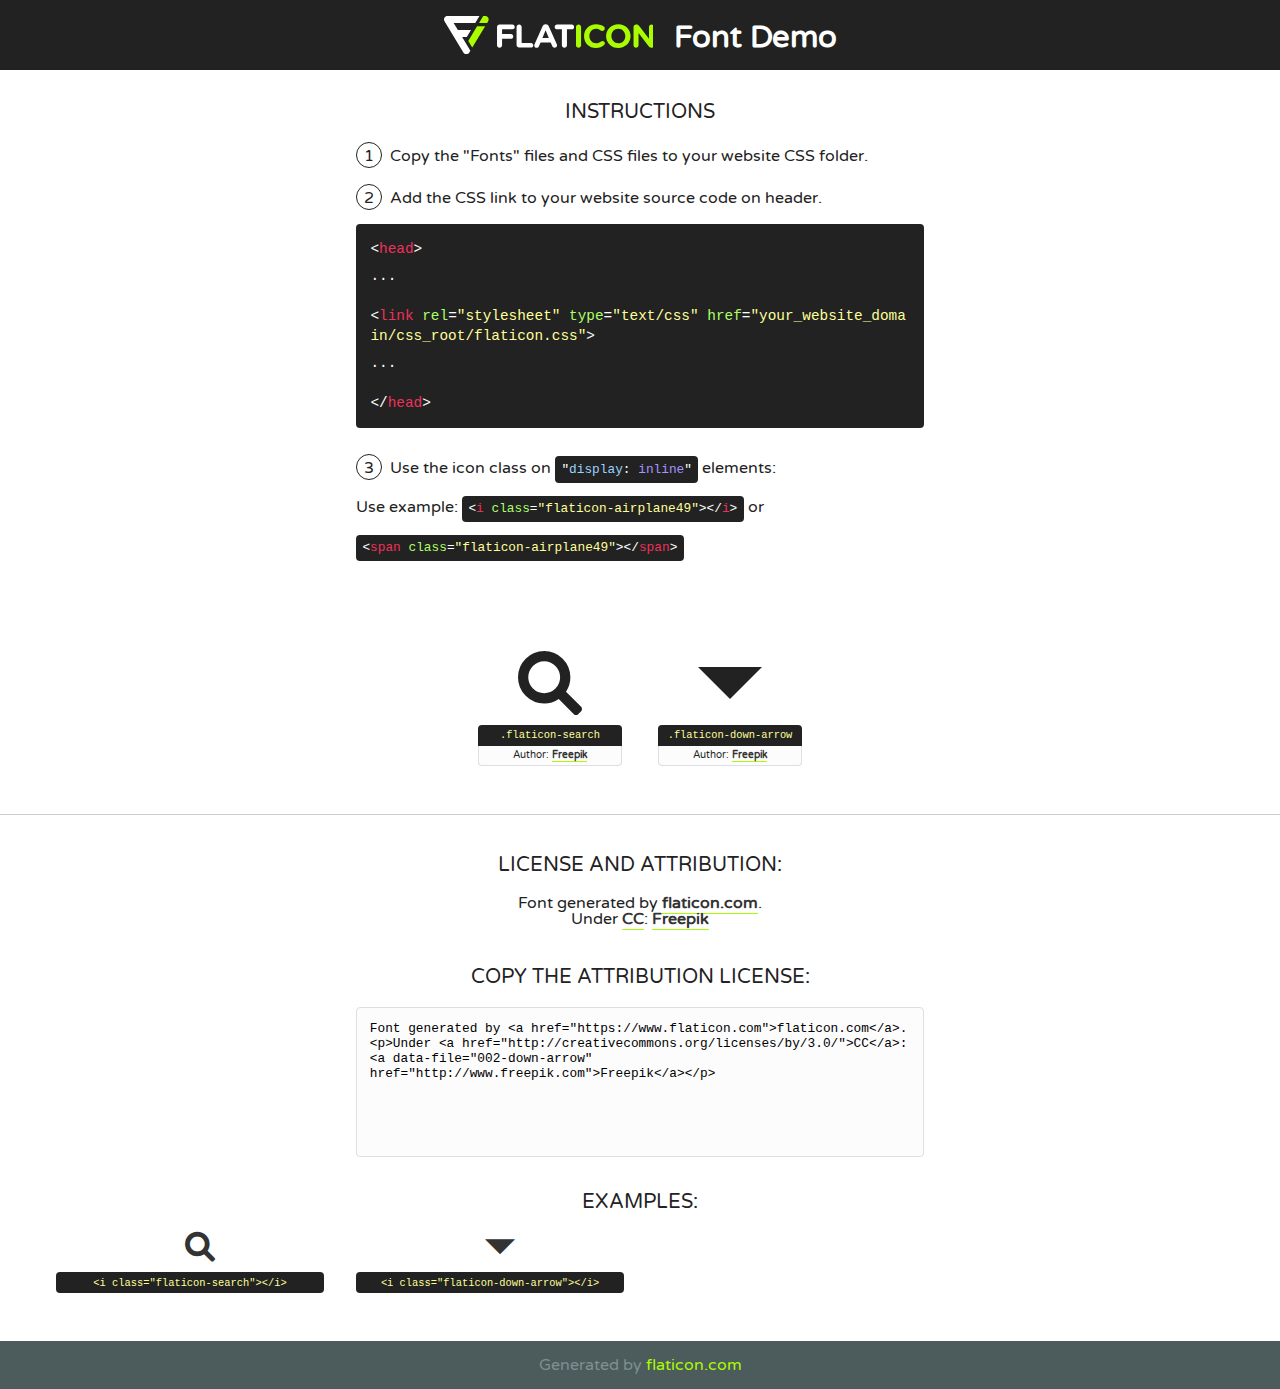
<file: css/Icons/flaticon.html>
<!DOCTYPE html>
<!--
  Flaticon icon font: Flaticon
  Creation date: 15/10/2020 13:16
-->
<html>
<!DOCTYPE html>
<html>

<head>
    <title>Flaticon WebFont</title>
    <link href="http://fonts.googleapis.com/css?family=Varela+Round" rel="stylesheet" type="text/css" />
    <link rel="stylesheet" type="text/css" href="flaticon.css">
    <meta charset="UTF-8">
    <style>
    html, body, div, span, applet, object, iframe,
    h1, h2, h3, h4, h5, h6, p, blockquote, pre,
    a, abbr, acronym, address, big, cite, code,
    del, dfn, em, img, ins, kbd, q, s, samp,
    small, strike, strong, sub, sup, tt, var,
    b, u, i, center,
    dl, dt, dd, ol, ul, li,
    fieldset, form, label, legend,
    table, caption, tbody, tfoot, thead, tr, th, td,
    article, aside, canvas, details, embed, 
    figure, figcaption, footer, header, hgroup, 
    menu, nav, output, ruby, section, summary,
    time, mark, audio, video {
        margin: 0;
        padding: 0;
        border: 0;
        font-size: 100%;
        font: inherit;
        vertical-align: baseline;
    }
    /* HTML5 display-role reset for older browsers */
    article, aside, details, figcaption, figure, 
    footer, header, hgroup, menu, nav, section {
        display: block;
    }
    body {
        line-height: 1;
    }
    ol, ul {
        list-style: none;
    }
    blockquote, q {
        quotes: none;
    }
    blockquote:before, blockquote:after,
    q:before, q:after {
        content: '';
        content: none;
    }
    table {
        border-collapse: collapse;
        border-spacing: 0;
    }
    body {
        font-family: 'Varela Round', Helvetica, Arial, sans-serif;
        font-size: 16px;
        color: #222;
    }
    a {
        color: #333;
        border-bottom: 1px solid #a9fd00;
        font-weight: bold;
        text-decoration: none;
    }
    * {
        -moz-box-sizing: border-box;
        -webkit-box-sizing: border-box;
        box-sizing: border-box;
        margin: 0;
        padding: 0;
    }
    [class^="flaticon-"]:before, [class*=" flaticon-"]:before, [class^="flaticon-"]:after, [class*=" flaticon-"]:after {
        font-family: Flaticon;
        font-size: 30px;
        font-style: normal;
        margin-left: 20px;
        color: #333;
    }
    .wrapper {
        max-width: 600px;
        margin: auto;
        padding: 0 1em;
    }
    .title {
        font-size: 1.25em;
        text-align: center;
        margin-bottom: 1em;
        text-transform: uppercase;
    }
    header {
        text-align: center;
        background-color: #222;
        color: #fff;
        padding: 1em;
    }
    header .logo {
        width: 210px;
        height: 38px;
        display: inline-block;
        vertical-align: middle;
        margin-right: 1em;
        border: none;
    }
    header strong {
        font-size: 1.95em;
        font-weight: bold;
        vertical-align: middle;
        margin-top: 5px;
        display: inline-block;
    }
    .demo {
        margin: 2em auto;
        line-height: 1.25em;
    }
    .demo ul li {
        margin-bottom: 1em;
    }
    .demo ul li .num {
        color: #222;
        border-radius: 20px;
        display: inline-block;
        width: 26px;
        padding: 3px;
        height: 26px;
        text-align: center;
        margin-right: 0.5em;
        border: 1px solid #222;
    }
    .demo ul li code {
        background-color: #222;
        border-radius: 4px;
        padding: 0.25em 0.5em;
        display: inline-block;
        color: #fff;
        font-family: Consolas,Monaco,Lucida Console,Liberation Mono,DejaVu Sans Mono,Bitstream Vera Sans Mono,Courier New, monospace;
        font-weight: lighter;
        margin-top: 1em;
        font-size: 0.8em;
        word-break: break-all;
    }
    .demo ul li code.big {
        padding: 1em;
        font-size: 0.9em;
    }
    .demo ul li code .red {
        color: #EF3159;
    }
    .demo ul li code .green {
        color: #ACFF65;
    }
    .demo ul li code .yellow {
        color: #FFFF99;
    }
    .demo ul li code .blue {
        color: #99D3FF;
    }
    .demo ul li code .purple {
        color: #A295FF;
    }
    .demo ul li code .dots {
        margin-top: 0.5em;
        display: block;
    }
    #glyphs {
        border-bottom: 1px solid #ccc;
        padding: 2em 0;
        text-align: center;
    }
    .glyph {
        display: inline-block;
        width: 9em;
        margin: 1em;
        text-align: center;
        vertical-align: top;
        background: #FFF;
    }
    .glyph .glyph-icon {
        padding: 10px;
        display: block;
        font-family:"Flaticon";
        font-size: 64px;
        line-height: 1;
    }
    .glyph .glyph-icon:before {
        font-size: 64px;
        color: #222;
        margin-left: 0;
    }
    .class-name {
        font-size: 0.65em;
        background-color: #222;
        color: #fff;
        border-radius: 4px 4px 0 0;
        padding: 0.5em;
        color: #FFFF99;
        font-family: Consolas,Monaco,Lucida Console,Liberation Mono,DejaVu Sans Mono,Bitstream Vera Sans Mono,Courier New, monospace;
    }
    .author-name {
        font-size: 0.6em;
        background-color: #fcfcfd;
        border: 1px solid #DEDEE4;
        border-top: 0;
        border-radius: 0 0 4px 4px;
        padding: 0.5em;
    }
    .class-name:last-child {
        font-size: 10px;
        color:#888;
    }
    .class-name:last-child a {
        font-size: 10px;
        color:#555;
    }
    .class-name:last-child a:hover {
        color:#a9fd00;
    }
    .glyph > input {
        display: block;
        width: 100px;
        margin: 5px auto;
        text-align: center;
        font-size: 12px;
        cursor: text;
    }
    .glyph > input.icon-input {
        font-family:"Flaticon";
        font-size: 16px;
        margin-bottom: 10px;
    }
    .attribution .title {
        margin-top: 2em;
    }
    .attribution textarea {
        background-color: #fcfcfd;
        padding: 1em;
        border: none;
        box-shadow: none;
        border: 1px solid #DEDEE4;
        border-radius: 4px;
        resize: none;
        width: 100%;
        height: 150px;
        font-size: 0.8em;
        font-family: Consolas,Monaco,Lucida Console,Liberation Mono,DejaVu Sans Mono,Bitstream Vera Sans Mono,Courier New, monospace;
        -webkit-appearance: none;
    }
    .iconsuse {
        margin: 2em auto;
        text-align: center;
        max-width: 1200px;
    }
    .iconsuse:after {
        content: '';
        display: table;
        clear: both;
    }
    .iconsuse .image {
        float: left;
        width: 25%;
        padding: 0 1em;
    }
    .iconsuse .image p {
        margin-bottom: 1em;
    }
    .iconsuse .image span {
        display: block;
        font-size: 0.65em;
        background-color: #222;
        color: #fff;
        border-radius: 4px;
        padding: 0.5em;
        color: #FFFF99;
        margin-top: 1em;
        font-family: Consolas,Monaco,Lucida Console,Liberation Mono,DejaVu Sans Mono,Bitstream Vera Sans Mono,Courier New, monospace;
    }
    #footer {
        text-align: center;
        background-color: #4C5B5C;
        color: #7c9192;
        padding: 1em;
    }
    #footer a {
        border: none;
        color: #a9fd00;
        font-weight: normal;
    }
    @media (max-width: 960px) {
        .iconsuse .image {
            width: 50%;
        }
    }
    @media (max-width: 560px) {
        .iconsuse .image {
            width: 100%;
        }
    }
    </style>
</head>

<body class="characters-off">

    <header>
        <a href="https://www.flaticon.com" target="_blank" class="logo">
            <svg version="1.1" xmlns="http://www.w3.org/2000/svg" xmlns:xlink="http://www.w3.org/1999/xlink" xmlns:a="http://ns.adobe.com/AdobeSVGViewerExtensions/3.0/" viewBox="0 0 560.875 102.036" enable-background="new 0 0 560.875 102.036" xml:space="preserve">
                <defs>
                </defs>
                <g>
                    <g class="letters">
                        <path fill="#ffffff" d="M141.596,29.675c0-3.777,2.985-6.767,6.764-6.767h34.438c3.426,0,6.15,2.728,6.15,6.15
                        c0,3.43-2.724,6.149-6.15,6.149h-27.674v13.091h23.719c3.429,0,6.151,2.724,6.151,6.15c0,3.43-2.723,6.149-6.151,6.149h-23.719
                        v17.574c0,3.773-2.986,6.761-6.764,6.761c-3.779,0-6.764-2.989-6.764-6.761V29.675z"></path>
                        <path fill="#ffffff" d="M193.844,29.149c0-3.781,2.985-6.767,6.764-6.767c3.776,0,6.763,2.985,6.763,6.767v42.957h25.039
                        c3.426,0,6.149,2.726,6.149,6.153c0,3.425-2.723,6.15-6.149,6.15h-31.802c-3.779,0-6.764-2.986-6.764-6.768V29.149z"></path>
                        <path fill="#ffffff" d="M241.891,75.71l21.438-48.407c1.492-3.341,4.215-5.357,7.906-5.357h0.792
                        c3.686,0,6.323,2.017,7.815,5.357l21.439,48.407c0.436,0.967,0.701,1.845,0.701,2.723c0,3.602-2.809,6.501-6.414,6.501
                        c-3.161,0-5.269-1.845-6.499-4.655l-4.132-9.661h-27.059l-4.301,10.102c-1.144,2.631-3.426,4.214-6.237,4.214
                        c-3.517,0-6.24-2.81-6.24-6.325C241.1,77.64,241.451,76.677,241.891,75.71z M279.932,58.666l-8.521-20.297l-8.526,20.297H279.932
                        z"></path>
                        <path fill="#ffffff" d="M314.864,35.387H301.86c-3.429,0-6.239-2.813-6.239-6.238c0-3.429,2.811-6.24,6.239-6.24h39.533
                        c3.426,0,6.237,2.811,6.237,6.24c0,3.425-2.811,6.238-6.237,6.238h-13.001v42.785c0,3.773-2.99,6.761-6.764,6.761
                        c-3.779,0-6.764-2.989-6.764-6.761V35.387z"></path>
                        <path fill="#A9FD00" d="M352.615,29.149c0-3.781,2.985-6.767,6.767-6.767c3.774,0,6.761,2.985,6.761,6.767v49.024
                        c0,3.773-2.987,6.761-6.761,6.761c-3.781,0-6.767-2.989-6.767-6.761V29.149z"></path>
                        <path fill="#A9FD00" d="M374.132,53.836v-0.179c0-17.481,13.178-31.801,32.065-31.801c9.22,0,15.459,2.458,20.557,6.238
                        c1.402,1.054,2.637,2.985,2.637,5.357c0,3.692-2.985,6.59-6.681,6.59c-1.845,0-3.071-0.702-4.044-1.319
                        c-3.776-2.813-7.729-4.393-12.562-4.393c-10.364,0-17.831,8.611-17.831,19.154v0.173c0,10.542,7.291,19.329,17.831,19.329
                        c5.715,0,9.492-1.756,13.359-4.834c1.049-0.874,2.458-1.491,4.039-1.491c3.429,0,6.325,2.813,6.325,6.236
                        c0,2.106-1.056,3.78-2.282,4.834c-5.539,4.834-12.036,7.733-21.878,7.733C387.572,85.464,374.132,71.493,374.132,53.836z"></path>
                        <path fill="#A9FD00" d="M433.009,53.836v-0.179c0-17.481,13.79-31.801,32.766-31.801c18.981,0,32.592,14.143,32.592,31.628v0.173
                        c0,17.483-13.785,31.807-32.769,31.807C446.625,85.464,433.009,71.32,433.009,53.836z M484.224,53.836v-0.179
                        c0-10.539-7.725-19.326-18.626-19.326c-10.893,0-18.449,8.611-18.449,19.154v0.173c0,10.542,7.73,19.329,18.626,19.329
                        C476.676,72.986,484.224,64.378,484.224,53.836z"></path>
                        <path fill="#A9FD00" d="M506.233,29.321c0-3.774,2.99-6.763,6.767-6.763h1.401c3.252,0,5.183,1.583,7.029,3.953l26.093,34.265
                        V29.059c0-3.692,2.99-6.677,6.681-6.677c3.683,0,6.671,2.985,6.671,6.677v48.934c0,3.78-2.987,6.765-6.764,6.765h-0.436
                        c-3.257,0-5.188-1.581-7.034-3.953l-27.056-35.492v32.944c0,3.687-2.985,6.676-6.678,6.676c-3.683,0-6.673-2.989-6.673-6.676
                        V29.321z"></path>
                    </g>
                    <g class="insignia">
                        <path fill="#ffffff" d="M48.372,56.137h12.517l11.156-18.537H37.186L25.688,18.539h57.825L94.668,0H9.271
                        C5.925,0,2.842,1.801,1.198,4.716c-1.644,2.907-1.593,6.482,0.134,9.343l50.38,83.501c1.678,2.781,4.689,4.476,7.938,4.476
                        c3.246,0,6.257-1.695,7.935-4.476l2.898-4.804L48.372,56.137z"></path>
                        <g class="i">
                            <path fill="#A9FD00" d="M93.575,18.539h0.031v0.004l21.652,0.004l2.705-4.488c1.727-2.861,1.778-6.436,0.133-9.343
                            C116.454,1.801,113.371,0,110.026,0h-5.294L93.575,18.539z"></path>
                            <polygon fill="#A9FD00" points="88.291,27.356 64.725,66.486 75.519,84.404 109.942,27.356"></polygon>
                        </g>
                    </g>
                </g>
            </svg>
        </a>
        <strong>Font Demo</strong>
    </header>


    <section class="demo wrapper">

        <p class="title">Instructions</p>

        <ul>
            <li>
                <span class="num">1</span>Copy the "Fonts" files and CSS files to your website CSS folder.
            </li>
            <li>
                <span class="num">2</span>Add the CSS link to your website source code on header.
                <code class="big">
                    &lt;<span class="red">head</span>&gt;
                    <br/><span class="dots">...</span>
                    <br/>&lt;<span class="red">link</span> <span class="green">rel</span>=<span class="yellow">"stylesheet"</span> <span class="green">type</span>=<span class="yellow">"text/css"</span> <span class="green">href</span>=<span class="yellow">"your_website_domain/css_root/flaticon.css"</span>&gt;
                    <br/><span class="dots">...</span>
                    <br/>&lt;/<span class="red">head</span>&gt;
                </code>
            </li>

            <li>
                <p>
                    <span class="num">3</span>Use the icon class on <code>"<span class="blue">display</span>:<span class="purple"> inline</span>"</code> elements:
                    <br />
                    Use example: <code>&lt;<span class="red">i</span> <span class="green">class</span>=<span class="yellow">&quot;flaticon-airplane49&quot;</span>&gt;&lt;/<span class="red">i</span>&gt;</code> or <code>&lt;<span class="red">span</span> <span class="green">class</span>=<span class="yellow">&quot;flaticon-airplane49&quot;</span>&gt;&lt;/<span class="red">span</span>&gt;</code>
            </li>
        </ul>

    </section>




   <section id="glyphs">          
    
      
        <div class="glyph"><div class="glyph-icon flaticon-search"></div>
            <div class="class-name">.flaticon-search</div>
            <div class="author-name">Author: <a data-file="001-search" href="http://www.freepik.com">Freepik</a> </div> 
        </div>        
        
        <div class="glyph"><div class="glyph-icon flaticon-down-arrow"></div>
            <div class="class-name">.flaticon-down-arrow</div>
            <div class="author-name">Author: <a data-file="002-down-arrow" href="http://www.freepik.com">Freepik</a> </div> 
        </div>        
        

    </section>



    <section class="attribution wrapper"   style="text-align:center;">

      <div class="title">License and attribution:</div><div class="attrDiv">Font generated by <a href="https://www.flaticon.com">flaticon.com</a>. <div><p>Under <a href="http://creativecommons.org/licenses/by/3.0/">CC</a>: <a data-file="002-down-arrow" href="http://www.freepik.com">Freepik</a></p>  </div>
      </div>
      <div class="title">Copy the Attribution License:</div>

    <textarea onclick="this.focus();this.select();">Font generated by &lt;a href=&quot;https://www.flaticon.com&quot;&gt;flaticon.com&lt;/a&gt;. <p>Under <a href="http://creativecommons.org/licenses/by/3.0/">CC</a>: <a data-file="002-down-arrow" href="http://www.freepik.com">Freepik</a></p>  
     </textarea>

    </section>

    <section class="iconsuse">

          <div class="title">Examples:</div>            
             
            <div class="image">
                <p>
                    <i class="glyph-icon flaticon-search"></i> 
                    <span>&lt;i class=&quot;flaticon-search&quot;&gt;&lt;/i&gt;</span>
                </p>
            </div>
            
            <div class="image">
                <p>
                    <i class="glyph-icon flaticon-down-arrow"></i> 
                    <span>&lt;i class=&quot;flaticon-down-arrow&quot;&gt;&lt;/i&gt;</span>
                </p>
            </div>
                       
        </div>
                            
    </section>

<div id="footer">
    <div>Generated by <a href="https://www.flaticon.com">flaticon.com</a>
    </div>
</div>



</body>
</html>
</file>
<file: css/rubik-cufonfonts-webfont/style.css>
/* #### Generated By: http://www.cufonfonts.com #### */

@font-face {
font-family: 'Rubik Regular';
font-style: normal;
font-weight: normal;
src: local('Rubik Regular'), url('Rubik-Regular.woff') format('woff');
}


@font-face {
font-family: 'Rubik Italic';
font-style: normal;
font-weight: normal;
src: local('Rubik Italic'), url('Rubik-Italic.woff') format('woff');
}


@font-face {
font-family: 'Rubik Light';
font-style: normal;
font-weight: normal;
src: local('Rubik Light'), url('Rubik-Light.woff') format('woff');
}


@font-face {
font-family: 'Rubik Light Italic';
font-style: normal;
font-weight: normal;
src: local('Rubik Light Italic'), url('Rubik-LightItalic.woff') format('woff');
}


@font-face {
font-family: 'Rubik Medium';
font-style: normal;
font-weight: normal;
src: local('Rubik Medium'), url('Rubik-Medium.woff') format('woff');
}


@font-face {
font-family: 'Rubik Medium Italic';
font-style: normal;
font-weight: normal;
src: local('Rubik Medium Italic'), url('Rubik-MediumItalic.woff') format('woff');
}


@font-face {
font-family: 'Rubik Bold';
font-style: normal;
font-weight: normal;
src: local('Rubik Bold'), url('Rubik-Bold.woff') format('woff');
}


@font-face {
font-family: 'Rubik Bold Italic';
font-style: normal;
font-weight: normal;
src: local('Rubik Bold Italic'), url('Rubik-BoldItalic.woff') format('woff');
}


@font-face {
font-family: 'Rubik Black';
font-style: normal;
font-weight: normal;
src: local('Rubik Black'), url('Rubik-Black.woff') format('woff');
}


@font-face {
font-family: 'Rubik Black Italic';
font-style: normal;
font-weight: normal;
src: local('Rubik Black Italic'), url('Rubik-BlackItalic.woff') format('woff');
}
</file>
<file: css/style.css>
html, body, div, span, applet, object, iframe,
blockquote, pre,
a, abbr, acronym, address, big, cite, code,
del, dfn, em, img, ins, kbd, q, s, samp,
small, strike, strong, sub, sup, tt, var,
b, u, i, center,
dl, dt, dd, ol, ul, li,
fieldset, form, label, legend,
table, caption, tbody, tfoot, thead, tr, th, td,
article, aside, canvas, details, embed,
figure, figcaption, footer, header, hgroup,
menu, nav, output, ruby, section, summary,
time, mark, audio, video {
  margin: 0;
  padding: 0;
  border: 0;
  font-size: 100%;
  font: inherit;
  vertical-align: baseline;
}

/* HTML5 display-role reset for older browsers */
article, aside, details, figcaption, figure,
footer, header, hgroup, menu, nav, section {
  display: block;
}

body {
  line-height: 1;
  overflow-x: hidden;
}

html {
  scroll-behavior: smooth;
}

ol, ul {
  list-style: none;
}

blockquote, q {
  quotes: none;
}

blockquote:before, blockquote:after,
q:before, q:after {
  content: '';
  content: none;
}

table {
  border-collapse: collapse;
  border-spacing: 0;
}

header {
  background: #3b4c99;
  display: -webkit-box;
  display: -ms-flexbox;
  display: flex;
  -webkit-box-pack: justify;
      -ms-flex-pack: justify;
          justify-content: space-between;
}

@media (min-width: 1000px) {
  header {
    height: 100px;
  }
}

@media (min-width: 767px) {
  header .logo {
    display: -webkit-box;
    display: -ms-flexbox;
    display: flex;
    -webkit-box-align: center;
        -ms-flex-align: center;
            align-items: center;
  }
}

header .logo img {
  height: 88px;
  padding: 20%;
}

@media (min-width: 767px) {
  header .logo img {
    padding: 15%;
    height: 75px;
  }
}

@media (min-width: 1000px) {
  header .logo img {
    margin-left: 43px;
    padding: 7% 0 0 0;
    height: 60px;
    margin-right: 11px;
  }
}

header .logo a:last-child {
  display: none;
  text-decoration: none;
  color: white;
  text-transform: uppercase;
  font-size: 17px;
  font-family: "Rubik Regular";
  font-weight: 400;
}

header .logo a:last-child span {
  margin-right: 10px;
  color: #4157af;
  font-weight: bolder;
  font-family: "Rubik Regular";
  font-size: 24px;
}

@media (min-width: 767px) {
  header .logo a:last-child {
    display: block;
  }
}

@media (min-width: 1000px) {
  header .logo a:last-child {
    font-size: 18px;
    letter-spacing: 0.75px;
    margin-top: 0;
  }
}

@media (min-width: 767px) {
  header .menu {
    margin: auto 0;
  }
}

header .menu label {
  padding: 20px 41px 20px 5px;
  position: absolute;
  right: 20px;
  top: 30px;
}

@media (min-width: 767px) {
  header .menu label {
    display: none;
  }
}

header .menu label span {
  width: 35px;
  height: 5px;
  background: #75a1de;
  position: absolute;
}

header .menu label span:before {
  width: 100%;
  height: 100%;
  background: #75a1de;
  content: "";
  position: absolute;
  top: -11px;
}

header .menu label span:after {
  width: 100%;
  height: 100%;
  background: #75a1de;
  content: "";
  position: absolute;
  top: 11px;
}

header .menu ul {
  background: #3b4c99;
  max-height: 0;
  overflow: hidden;
  opacity: 0;
  -webkit-transition: 700ms;
  transition: 700ms;
  position: absolute;
  width: 100%;
  left: 0;
  z-index: 9;
  text-align: right;
  top: 95px;
}

@media (min-width: 767px) {
  header .menu ul {
    max-height: unset;
    opacity: 1;
    position: relative;
    list-style-type: disc;
    color: white;
    top: 0;
  }
}

@media (min-width: 767px) {
  header .menu ul li {
    float: left;
    margin-right: 14px;
  }
}

@media (min-width: 1000px) {
  header .menu ul li {
    margin-right: 10px;
  }
}

@media (min-width: 1130px) {
  header .menu ul li {
    margin-right: 15px;
  }
}

@media (min-width: 767px) {
  header .menu ul li:nth-child(1) {
    display: none;
  }
}

header .menu ul li:last-child {
  list-style: none;
}

header .menu ul li a {
  font-family: "Rubik Regular";
  font-weight: 400;
  display: block;
  padding: 20px;
  text-decoration: none;
  color: white;
  text-transform: uppercase;
}

@media (min-width: 767px) {
  header .menu ul li a {
    padding: 20px 15px 15px 5px;
  }
}

@media (min-width: 817px) {
  header .menu ul li a {
    padding: 20px 15px 20px 5px;
  }
}

@media (min-width: 1000px) {
  header .menu ul li a {
    padding: 13px 20px 13px 5px;
    font-size: 20px;
  }
}

@media (min-width: 1160px) {
  header .menu ul li a {
    padding: 13px 20px 13px 15px;
    font-size: 24px;
  }
}

header .menu ul li a:hover {
  color: #75a1de;
}

header .menu ul li button {
  border-radius: 6px;
  font-family: "Rubik Regular";
  font-weight: 400;
  margin: 20px 20px 20px;
  text-transform: uppercase;
  border: none;
  color: white;
  background: #3b4c99;
}

@media (min-width: 767px) {
  header .menu ul li button {
    height: 45px;
    width: 100px;
    background: #4157af;
    font-size: 15px;
    margin: 0;
    margin-top: 5px;
  }
}

@media (min-width: 1000px) {
  header .menu ul li button {
    width: 149px;
    font-size: 21px;
    letter-spacing: 0.88px;
    margin-right: 63px;
    margin-top: 0;
  }
}

header .menu .active {
  max-height: 500px;
  opacity: 1;
}

.banner {
  background-image: url("../images/Rectangle-hero.png");
  background-size: cover;
  background-position: center center;
  height: 830px;
}

.banner .container {
  text-align: center;
  font-family: "Rubik Regular";
}

@media (max-width: 500px) {
  .banner .container {
    padding: 0;
  }
}

.banner .container h1 {
  font-weight: 700;
  font-size: 48px;
  letter-spacing: 2px;
  color: #3b4c99;
  text-transform: uppercase;
  padding-top: 54px;
  font-family: "Rubik Bold";
}

@media (max-width: 767px) {
  .banner .container h1 {
    font-size: 40px;
  }
}

.banner .container p {
  font-weight: 400;
  font-size: 21px;
  letter-spacing: 0.88px;
  width: 791px;
  margin: 0 auto;
  padding-top: 17px;
}

@media (max-width: 1000px) {
  .banner .container p {
    width: 70%;
  }
}

@media (max-width: 767px) {
  .banner .container p {
    width: 100%;
  }
}

.banner .owl-carousel {
  position: relative;
  left: 50%;
  top: -43px;
  -webkit-transform: translate(-50%, -92%);
          transform: translate(-50%, -92%);
  width: 750px;
}

@media (max-width: 1200px) {
  .banner .owl-carousel {
    top: -98px;
    width: 75%;
  }
}

@media (max-width: 1000px) {
  .banner .owl-carousel {
    top: -82px;
    width: 70%;
  }
}

@media (max-width: 990px) {
  .banner .owl-carousel {
    top: -149px;
  }
}

@media (max-width: 768px) {
  .banner .owl-carousel {
    top: -137px;
    width: 100%;
  }
}

@media (max-width: 577px) {
  .banner .owl-carousel {
    top: -116px;
  }
}

@media (max-width: 769px) and (min-height: 1000px) {
  .banner .owl-carousel {
    top: -149px;
  }
}

.banner .owl-carousel .item {
  position: relative;
}

.banner .owl-carousel .item img {
  height: 276px;
  width: 349px;
  position: relative;
  top: 0;
  margin: 0 auto;
}

@media (max-width: 990px) {
  .banner .owl-carousel .item img {
    height: 210px;
    width: 268px;
  }
}

.banner .owl-carousel .item .bnnr {
  width: 295px;
}

@media (max-width: 990px) {
  .banner .owl-carousel .item .bnnr {
    width: 230px;
  }
}

@media (max-width: 767px) {
  .banner .owl-carousel .item .bnnr {
    width: 244px;
  }
}

.banner .owl-carousel .item .text {
  display: -webkit-box;
  display: -ms-flexbox;
  display: flex;
  width: -webkit-max-content;
  width: -moz-max-content;
  width: max-content;
  margin: 35px auto 0 auto;
}

@media (max-width: 1000px) {
  .banner .owl-carousel .item .text {
    -webkit-box-orient: vertical;
    -webkit-box-direction: normal;
        -ms-flex-direction: column;
            flex-direction: column;
    margin-top: 8px;
  }
}

.banner .owl-carousel .item .text img {
  height: 24px;
  width: auto;
  -webkit-transform: translate(-10%, -17%);
          transform: translate(-10%, -17%);
}

.banner .owl-carousel .item .text ul {
  width: -webkit-max-content;
  width: -moz-max-content;
  width: max-content;
  display: -webkit-box;
  display: -ms-flexbox;
  display: flex;
  color: white;
}

@media (max-width: 1000px) {
  .banner .owl-carousel .item .text ul {
    -webkit-box-orient: vertical;
    -webkit-box-direction: normal;
        -ms-flex-direction: column;
            flex-direction: column;
  }
}

.banner .owl-carousel .item .text ul li {
  margin: 0 20px;
  list-style-type: disc;
  font-size: 15px;
}

.banner .owl-carousel .item .text ul li:nth-child(1) {
  list-style-type: none;
}

@media (max-width: 1000px) {
  .banner .owl-carousel .item .text ul li {
    list-style: none;
  }
}

@media (max-width: 500px) {
  .banner .owl-carousel .item .text ul li {
    font-size: 13px;
  }
}

.banner .owl-carousel .owl-dots {
  display: none;
}

.banner .owl-carousel .owl-nav button.owl-next {
  font-size: 12px;
  border: none;
  background: #4157af;
  color: white;
  position: absolute;
  bottom: 0;
  right: 33px;
  width: 76px;
  height: 28px;
  font-weight: 400;
  font-family: "Rubik Regular";
  letter-spacing: .5px;
  border-radius: 2px;
}

@media (max-width: 1000px) {
  .banner .owl-carousel .owl-nav button.owl-next {
    right: 12px;
    bottom: 16px;
  }
}

@media (max-width: 575px) {
  .banner .owl-carousel .owl-nav button.owl-next {
    bottom: -9px;
  }
}

@media (max-width: 769px) and (min-height: 1000px) {
  .banner .owl-carousel .owl-nav button.owl-next {
    right: 110px;
  }
}

.banner .owl-carousel .owl-nav button.owl-prev {
  font-size: 12px;
  border: none;
  background: #4157af;
  color: white;
  position: absolute;
  bottom: 0;
  left: 33px;
  width: 76px;
  height: 28px;
  font-weight: 400;
  font-family: "Rubik Regular";
  letter-spacing: .5px;
  border-radius: 2px;
}

@media (max-width: 1000px) {
  .banner .owl-carousel .owl-nav button.owl-prev {
    left: 12px;
    bottom: 16px;
  }
}

@media (max-width: 575px) {
  .banner .owl-carousel .owl-nav button.owl-prev {
    bottom: -9px;
  }
}

@media (max-width: 769px) and (min-height: 1000px) {
  .banner .owl-carousel .owl-nav button.owl-prev {
    left: 110px;
  }
}

.banner .header-img-1 {
  position: absolute;
  left: 0;
  top: 50%;
  -webkit-transform: translate(-17%, 0%);
          transform: translate(-17%, 0%);
  width: 214px;
  height: 279px;
}

@media (max-width: 767px) {
  .banner .header-img-1 {
    display: none;
  }
}

@media (min-width: 767px) and (min-height: 1000px) {
  .banner .header-img-1 {
    -webkit-transform: translateY(-50%);
            transform: translateY(-50%);
    width: 164px;
    height: 229px;
  }
}

@media (min-width: 1000px) and (min-height: 1000px) {
  .banner .header-img-1 {
    top: 40%;
  }
}

.banner .header-img-2 {
  position: absolute;
  right: 0;
  top: 50%;
  width: 197px;
  height: 297px;
}

@media (max-width: 767px) {
  .banner .header-img-2 {
    display: none;
  }
}

@media (min-width: 767px) and (min-height: 1000px) {
  .banner .header-img-2 {
    -webkit-transform: translateY(-50%);
            transform: translateY(-50%);
    height: 247px;
    width: 147px;
  }
}

@media (min-width: 1000px) and (min-height: 1000px) {
  .banner .header-img-2 {
    top: 40%;
  }
}

.banner .box {
  height: 411px;
  width: 70%;
  margin: 50px auto 0;
}

@media (max-width: 767px) {
  .banner .box {
    width: 100%;
  }
}

@media (max-width: 575px) {
  .banner .box {
    height: 380px;
  }
}

.banner .box .upper {
  display: -webkit-box;
  display: -ms-flexbox;
  display: flex;
}

@media (max-width: 575px) {
  .banner .box .upper {
    height: 210px;
  }
}

.banner .box .upper img {
  width: 33.3%;
}

.banner .box .upper img:first-child {
  border-radius: 4px 0 0 0;
}

.banner .box .upper img:last-child {
  border-radius: 0 4px 0 0;
}

.banner .box .bottom {
  background: #3b4c99;
  height: 90px;
  width: 100%;
}

.second {
  padding: 105px 0 0;
}

@media (max-width: 767px) {
  .second {
    padding-top: 30px;
    text-align: center;
  }
}

.second .cont {
  padding: 0 84px;
}

@media (max-width: 767px) {
  .second .cont {
    padding: 5%;
  }
}

.second .col-md-7 img {
  width: 777px;
}

.second .col-md-5 {
  margin: auto 0;
  text-align: right;
  font-family: "Rubik Regular";
  width: 463px;
}

@media (max-width: 767px) {
  .second .col-md-5 {
    padding-top: 30px;
    text-align: center;
    margin: 0 auto;
  }
}

.second .col-md-5 h2 {
  font-weight: 700;
  font-size: 36px;
  letter-spacing: 1.64px;
  color: #75a1de;
  margin-bottom: 31px;
  font-family: "Rubik Bold";
}

@media (max-width: 1000px) {
  .second .col-md-5 h2 {
    font-size: 24px;
    margin-bottom: 15px;
  }
}

@media (max-width: 767px) {
  .second .col-md-5 h2 {
    font-size: 25px;
  }
}

.second .col-md-5 p {
  font-weight: 400;
  font-size: 24px;
  color: #000000;
  line-height: 28px;
  margin-bottom: 43px;
}

@media (max-width: 1000px) {
  .second .col-md-5 p {
    font-size: 16px;
    margin-bottom: 25px;
  }
}

.second .col-md-5 a button {
  border-radius: 4px;
  background-color: #4157af;
  height: 50px;
  width: 295px;
  font-weight: 700;
  font-size: 21px;
  border: none;
  color: white;
  letter-spacing: 0.88px;
  font-family: "Rubik Bold";
}

@media (max-width: 1000px) {
  .second .col-md-5 a button {
    font-size: 16px;
    width: 225px;
  }
}

.second .bottom-img {
  width: 100%;
  height: 93px;
  margin-top: 81px;
}

.inspire {
  padding: 81px 57px 94px 57px;
}

@media (max-width: 767px) {
  .inspire {
    padding: 10% 5%;
    text-align: center;
  }
}

.inspire .col-md-6 {
  font-family: "Rubik Regular";
}

.inspire .col-md-6:first-child h2 {
  font-weight: 700;
  font-family: "Rubik Bold";
  font-size: 36px;
  padding-left: 9px;
  color: #75a1de;
  letter-spacing: 1.64px;
  margin-bottom: 30px;
}

@media (max-width: 1000px) {
  .inspire .col-md-6:first-child h2 {
    font-size: 30px;
  }
}

@media (max-width: 767px) {
  .inspire .col-md-6:first-child h2 {
    font-size: 25px;
  }
}

.inspire .col-md-6:first-child p {
  font-weight: 400;
  font-size: 24px;
  color: #000000;
  line-height: 28px;
  padding-left: 9px;
  margin-bottom: 30px;
}

@media (max-width: 1000px) {
  .inspire .col-md-6:first-child p {
    font-size: 15px;
  }
}

.inspire .col-md-6:first-child form {
  width: 604px;
  border-radius: 4px;
  -webkit-box-shadow: 0 2px 14px rgba(0, 0, 0, 0.1);
          box-shadow: 0 2px 14px rgba(0, 0, 0, 0.1);
  text-align: left;
}

@media (max-width: 1200px) {
  .inspire .col-md-6:first-child form {
    width: 100%;
  }
}

.inspire .col-md-6:first-child form .input {
  display: -webkit-box;
  display: -ms-flexbox;
  display: flex;
  -webkit-box-pack: justify;
      -ms-flex-pack: justify;
          justify-content: space-between;
  margin-bottom: 20px;
}

@media (max-width: 767px) {
  .inspire .col-md-6:first-child form .input {
    -webkit-box-orient: vertical;
    -webkit-box-direction: normal;
        -ms-flex-direction: column;
            flex-direction: column;
  }
}

.inspire .col-md-6:first-child form .input label {
  text-transform: uppercase;
  font-family: "Rubik Bold";
  font-weight: 400;
  font-size: 12px;
  margin-bottom: 10px;
}

.inspire .col-md-6:first-child form .input .input1 {
  padding: 16px 0 0 27px;
  width: 232px;
}

@media (max-width: 1200px) {
  .inspire .col-md-6:first-child form .input .input1 {
    width: 48.5%;
  }
}

@media (max-width: 767px) {
  .inspire .col-md-6:first-child form .input .input1 {
    width: 100%;
    padding: 16px 15px 0 15px;
  }
}

.inspire .col-md-6:first-child form .input .input1 input {
  border-radius: 1px;
  border: 1px solid #979797;
  height: 50px;
  width: 100%;
}

@media (max-width: 1000px) {
  .inspire .col-md-6:first-child form .input .input1 input {
    height: 40px;
  }
}

.inspire .col-md-6:first-child form .input .input2 {
  padding: 16px 27px 0 0;
  width: 300px;
}

@media (max-width: 1200px) {
  .inspire .col-md-6:first-child form .input .input2 {
    width: 48.5%;
  }
}

@media (max-width: 767px) {
  .inspire .col-md-6:first-child form .input .input2 {
    width: 100%;
    padding: 16px 15px 0 15px;
  }
}

.inspire .col-md-6:first-child form .input .input2 input {
  height: 50px;
  border-radius: 1px;
  border: 1px solid #979797;
  width: 100%;
}

@media (max-width: 1000px) {
  .inspire .col-md-6:first-child form .input .input2 input {
    height: 40px;
  }
}

.inspire .col-md-6:first-child form .text {
  padding: 0 25px 0 27px;
}

@media (max-width: 767px) {
  .inspire .col-md-6:first-child form .text {
    padding: 0px 15px;
  }
}

.inspire .col-md-6:first-child form .text label {
  text-transform: uppercase;
  font-family: "Rubik Bold";
  font-weight: 400;
  font-size: 12px;
  margin-bottom: 10px;
}

.inspire .col-md-6:first-child form .text textarea {
  width: 100%;
  border: 1px solid #979797;
  border-radius: 1px;
}

@media (max-width: 1000px) {
  .inspire .col-md-6:first-child form .text textarea {
    height: 130px;
  }
}

.inspire .col-md-6:first-child form .btnn {
  display: -webkit-box;
  display: -ms-flexbox;
  display: flex;
  -webkit-box-orient: horizontal;
  -webkit-box-direction: reverse;
      -ms-flex-direction: row-reverse;
          flex-direction: row-reverse;
  padding-right: 25px;
}

@media (max-width: 767px) {
  .inspire .col-md-6:first-child form .btnn {
    -webkit-box-pack: center;
        -ms-flex-pack: center;
            justify-content: center;
    padding-right: 0;
  }
}

.inspire .col-md-6:first-child form .btnn a button {
  width: 145px;
  height: 50px;
  border-radius: 4px;
  background: #4157af;
  color: white;
  font-family: "Rubik Regular";
  font-size: 21px;
  border: none;
  text-transform: uppercase;
  font-weight: 700;
  letter-spacing: 0.95px;
  margin-top: 20px;
  margin-bottom: 21px;
}

@media (max-width: 1000px) {
  .inspire .col-md-6:first-child form .btnn a button {
    font-size: 18px;
    width: 120px;
    height: 40px;
  }
}

.inspire .col-md-6:last-child {
  display: -webkit-box;
  display: -ms-flexbox;
  display: flex;
  -webkit-box-align: center;
      -ms-flex-align: center;
          align-items: center;
  -webkit-box-pack: center;
      -ms-flex-pack: center;
          justify-content: center;
  -webkit-box-orient: vertical;
  -webkit-box-direction: normal;
      -ms-flex-direction: column;
          flex-direction: column;
}

@media (max-width: 767px) {
  .inspire .col-md-6:last-child {
    margin-top: 30px;
  }
}

.inspire .col-md-6:last-child img {
  max-width: 400px;
}

@media (max-width: 1000px) {
  .inspire .col-md-6:last-child img {
    max-width: 300px;
  }
}

@media (max-width: 575px) {
  .inspire .col-md-6:last-child img {
    max-width: 250px;
  }
}

.inspire .col-md-6:last-child h5 {
  margin: 29px 0 20px 0;
  font-family: "Rubik Bold";
  font-size: 24px;
  color: #191847;
  font-weight: 700;
  line-height: 30px;
}

.inspire .col-md-6:last-child p {
  font-family: "Rubik Regular";
  font-size: 21px;
  font-weight: 400;
  color: #191847;
  text-align: center;
}

@media (max-width: 1000px) {
  .inspire .col-md-6:last-child p {
    font-size: 18px;
  }
}

.oppo {
  background: url("../images/blue-Rectangle.png");
  background-size: cover;
  background-position: center center;
  padding: 158px 0 111.26px 0;
  position: relative;
  z-index: -2;
}

.oppo .container {
  display: -webkit-box;
  display: -ms-flexbox;
  display: flex;
  -webkit-box-align: center;
      -ms-flex-align: center;
          align-items: center;
  -webkit-box-pack: center;
      -ms-flex-pack: center;
          justify-content: center;
  -webkit-box-orient: vertical;
  -webkit-box-direction: normal;
      -ms-flex-direction: column;
          flex-direction: column;
  padding: 100px;
  position: relative;
}

@media (max-width: 767px) {
  .oppo .container {
    padding: 10% 5%;
  }
}

.oppo .container .oval {
  position: absolute;
  z-index: -1;
  height: 100%;
  width: 100%;
  left: 0;
  top: 0;
}

@media (max-width: 767px) {
  .oppo .container .oval {
    display: none;
  }
}

.oppo .container h2 {
  font-family: "Rubik Bold";
  font-weight: 700;
  font-size: 36px;
  text-transform: uppercase;
  color: #75a1de;
  letter-spacing: 1.64px;
}

@media (max-width: 767px) {
  .oppo .container h2 {
    font-size: 25px;
  }
}

.oppo .container p {
  font-family: "Rubik Regular";
  font-size: 24px;
  font-weight: 400;
  letter-spacing: 1.09px;
  margin-bottom: 48px;
  text-align: center;
  margin-top: 20px;
}

@media (max-width: 1000px) {
  .oppo .container p {
    font-size: 20px;
  }
}

@media (max-width: 767px) {
  .oppo .container p {
    padding: 5% 0;
    margin: 30px 0 0;
  }
}

.oppo .container .row {
  -webkit-box-align: end;
      -ms-flex-align: end;
          align-items: flex-end;
}

@media (max-width: 1200px) {
  .oppo .container .col-md-4 {
    min-width: 320px;
    margin: 0 auto;
  }
}

@media (max-width: 1000px) {
  .oppo .container .col-md-4 {
    min-width: 270px;
  }
}

.oppo .container .col-md-4 .box {
  -webkit-box-shadow: 0 2px 40px #0000001b;
          box-shadow: 0 2px 40px #0000001b;
  max-width: 330px;
  margin: 0 auto;
  background: white;
}

@media (max-width: 767px) {
  .oppo .container .col-md-4 .box {
    margin-top: 30px;
  }
}

.oppo .container .col-md-4 .box .box-inner {
  display: -webkit-box;
  display: -ms-flexbox;
  display: flex;
  -webkit-box-align: center;
      -ms-flex-align: center;
          align-items: center;
  -webkit-box-pack: center;
      -ms-flex-pack: center;
          justify-content: center;
  -webkit-box-orient: vertical;
  -webkit-box-direction: normal;
      -ms-flex-direction: column;
          flex-direction: column;
  border: 1px solid #E5E5E5;
  width: 98%;
  height: 98%;
  position: relative;
  left: 50%;
  top: 50%;
  -webkit-transform: translate(-50%, -50%);
          transform: translate(-50%, -50%);
}

.oppo .container .col-md-4 .box .box-inner h3 {
  text-align: center;
  margin: 17px 0 19px 0;
  font-family: "Rubik Bold";
  font-size: 24px;
  font-weight: 700;
  color: #75a1de;
}

@media (max-width: 1000px) {
  .oppo .container .col-md-4 .box .box-inner h3 {
    font-size: 20px;
  }
}

.oppo .container .col-md-4 .box a {
  margin-top: 20px;
}

.oppo .container .col-md-4 .box a button {
  font-size: 15px;
  width: 128px;
  height: 35px;
  font-family: "Rubik Bold";
  text-transform: uppercase;
  color: white;
  background: #4157af;
  border: none;
  border-radius: 4px;
}

.oppo .container .col-md-4:first-child .box {
  height: 375px;
}

@media (max-width: 1000px) {
  .oppo .container .col-md-4:first-child .box {
    height: 325px;
  }
}

.oppo .container .col-md-4:first-child .box img {
  height: 80px;
}

@media (max-width: 1000px) {
  .oppo .container .col-md-4:first-child .box img {
    height: 65px;
  }
}

.oppo .container .col-md-4:last-child .box {
  height: 375px;
}

@media (max-width: 1000px) {
  .oppo .container .col-md-4:last-child .box {
    height: 325px;
  }
}

.oppo .container .col-md-4:last-child .box img {
  height: 98px;
}

@media (max-width: 1000px) {
  .oppo .container .col-md-4:last-child .box img {
    height: 65px;
  }
}

.oppo .container .col-md-4:nth-child(2) .box {
  height: 413px;
}

@media (max-width: 1000px) {
  .oppo .container .col-md-4:nth-child(2) .box {
    height: 325px;
  }
}

.oppo .container .col-md-4:nth-child(2) .box .box-inner img {
  height: 115px;
}

@media (max-width: 1000px) {
  .oppo .container .col-md-4:nth-child(2) .box .box-inner img {
    height: 65px;
  }
}

.oppo .btn {
  position: relative;
  left: 95%;
  -webkit-transform: translateX(-100%);
          transform: translateX(-100%);
  height: 52px;
  width: 147px;
  background: #4157af;
  border-radius: 4px;
  font-family: "Rubik Bold";
  font-size: 21px;
  letter-spacing: 0.95px;
  font-weight: 700;
  color: white;
  text-transform: uppercase;
}

@media (max-width: 767px) {
  .oppo .btn {
    left: 50%;
    -webkit-transform: translateX(-50%);
            transform: translateX(-50%);
    height: 42px;
    width: 120px;
    font-size: 15px;
  }
}

footer {
  padding: 81px 0;
  display: -webkit-box;
  display: -ms-flexbox;
  display: flex;
  -webkit-box-align: center;
      -ms-flex-align: center;
          align-items: center;
  -webkit-box-pack: center;
      -ms-flex-pack: center;
          justify-content: center;
  -webkit-box-orient: vertical;
  -webkit-box-direction: normal;
      -ms-flex-direction: column;
          flex-direction: column;
}

footer .img {
  width: 525px;
  display: -webkit-box;
  display: -ms-flexbox;
  display: flex;
  -webkit-box-pack: space-evenly;
      -ms-flex-pack: space-evenly;
          justify-content: space-evenly;
}

@media (max-width: 767px) {
  footer .img {
    width: 100%;
  }
}

footer img {
  height: 50px;
}

@media (max-width: 767px) {
  footer img {
    height: 25px;
  }
}

footer p {
  margin-top: 55px;
  font-family: "Rubik Medium";
  font-weight: 500;
  font-size: 21px;
}

@media (max-width: 767px) {
  footer p {
    font-size: 15px;
  }
}

.about {
  position: relative;
}

.about .about-bg {
  position: absolute;
  right: 0;
  top: 0;
  width: 517px;
}

@media (max-width: 767px) {
  .about .about-bg {
    width: 50%;
  }
}

.about .row {
  height: 659px;
  width: 100%;
}

@media (max-width: 767px) {
  .about .row {
    margin: 0;
    height: auto;
  }
}

.about .col-md-6:first-child {
  width: 518px;
  padding: 160px 0 0 123px;
}

@media (max-width: 1000px) {
  .about .col-md-6:first-child {
    padding: 0 0 0 80px;
    margin: auto;
  }
}

@media (max-width: 767px) {
  .about .col-md-6:first-child {
    padding: 10% 5%;
  }
}

.about .col-md-6:first-child h1 {
  font-family: "Rubik Bold";
  font-weight: 700;
  font-size: 48px;
  color: #3b4c99;
  letter-spacing: 2px;
  margin-bottom: 34px;
}

@media (max-width: 1000px) {
  .about .col-md-6:first-child h1 {
    font-size: 35px;
  }
}

@media (max-width: 767px) {
  .about .col-md-6:first-child h1 {
    font-size: 27px;
  }
}

.about .col-md-6:first-child p {
  font-family: "Rubik Regular";
  font-weight: 400;
  font-size: 21px;
  letter-spacing: 0.88px;
  color: #000000;
  margin-bottom: 30px;
}

@media (max-width: 1000px) {
  .about .col-md-6:first-child p {
    font-size: 15px;
    line-height: 22px;
  }
}

.about .col-md-6:last-child {
  margin: auto 0;
}

.about .col-md-6:last-child img {
  width: 420px;
}

@media (max-width: 1000px) {
  .about .col-md-6:last-child img {
    width: 270px;
  }
}

@media (max-width: 767px) {
  .about .col-md-6:last-child img {
    position: relative;
    left: 50%;
    -webkit-transform: translateX(-50%);
            transform: translateX(-50%);
  }
}

.about-second {
  position: relative;
  margin-top: 120px;
}

@media (max-width: 1000px) {
  .about-second {
    padding: 10% 0 0;
    margin-top: 0;
  }
}

.about-second .about-oval {
  position: absolute;
  left: 0;
  top: 50%;
  -webkit-transform: translateY(-50%);
          transform: translateY(-50%);
  width: 376px;
}

@media (max-width: 1000px) {
  .about-second .about-oval {
    width: 300px;
  }
}

@media (max-width: 767px) {
  .about-second .about-oval {
    top: 100%;
    width: 220px;
    -webkit-transform: translateY(-100%);
            transform: translateY(-100%);
  }
}

.about-second .row {
  height: 490px;
}

@media (max-width: 767px) {
  .about-second .row {
    height: auto;
  }
}

.about-second .col-lg-4 {
  margin: auto;
}

@media (max-width: 1000px) {
  .about-second .col-lg-4 {
    -webkit-box-ordinal-group: 2;
        -ms-flex-order: 1;
            order: 1;
  }
}

.about-second .col-lg-4 img {
  width: 258px;
  margin-left: 83px;
}

@media (max-width: 1000px) {
  .about-second .col-lg-4 img {
    width: 200px;
    margin-left: 30px;
  }
}

@media (max-width: 1000px) {
  .about-second .col-lg-4 img {
    margin-top: 50px;
  }
}

.about-second .col-lg-8 {
  -webkit-box-ordinal-group: 2;
      -ms-flex-order: 1;
          order: 1;
}

@media (max-width: 1000px) {
  .about-second .col-lg-8 {
    margin: auto 0;
  }
}

@media (max-width: 767px) {
  .about-second .col-lg-8 {
    -webkit-box-ordinal-group: 1;
        -ms-flex-order: 0;
            order: 0;
    margin: auto;
  }
}

.about-second .col-lg-8 h2 {
  font-family: "Rubik Bold";
  font-weight: 700;
  font-size: 48px;
  color: #3b4c99;
  letter-spacing: 2px;
  margin-bottom: 34px;
}

@media (max-width: 1000px) {
  .about-second .col-lg-8 h2 {
    font-size: 30px;
  }
}

.about-second .col-lg-8 p {
  font-family: "Rubik Regular";
  font-size: 21px;
  font-weight: 400;
  letter-spacing: 0.88px;
  margin-bottom: 30px;
  color: #000000;
}

@media (max-width: 1000px) {
  .about-second .col-lg-8 p {
    font-size: 15px;
  }
}

.team {
  background: url("../images/about-images/blue-background.png");
  background-size: cover;
  background-position: center center;
  background-position: center top;
  padding-bottom: 63px;
}

.team h2 {
  text-align: center;
  padding-top: 230px;
  font-size: 48px;
  font-weight: 700;
  font-family: "Rubik Bold";
  letter-spacing: 2px;
  color: #3b4c99;
}

@media (max-width: 1000px) {
  .team h2 {
    font-size: 30px;
  }
}

@media (max-width: 767px) {
  .team h2 {
    padding-top: 50px;
  }
}

.team .container h3 {
  font-family: "Rubik Bold";
  font-weight: 700;
  font-size: 36px;
  letter-spacing: 1.5px;
  color: #3b4c99;
  margin: 60px 0 36px;
}

@media (max-width: 1000px) {
  .team .container h3 {
    font-size: 25px;
  }
}

.team .container .card {
  border: none;
  -webkit-box-shadow: 0 2px 40px rgba(0, 0, 0, 0.1);
          box-shadow: 0 2px 40px rgba(0, 0, 0, 0.1);
  border-radius: 0;
  max-width: 485px;
}

@media (max-width: 767px) {
  .team .container .card {
    margin: 0 auto;
  }
}

.team .container .card .card-img-top {
  background: url("../images/about-images/Card-1.png");
  background-size: cover;
  background-position: center center;
  height: 265px;
  width: 100%;
  position: relative;
}

@media (max-width: 1000px) {
  .team .container .card .card-img-top {
    height: 225px;
  }
}

.team .container .card .card-img-top img {
  position: absolute;
  height: 225px;
  left: 50%;
  bottom: 0;
  -webkit-transform: translateX(-50%);
          transform: translateX(-50%);
}

@media (max-width: 1000px) {
  .team .container .card .card-img-top img {
    height: 180px;
  }
}

.team .container .card .card-body h4 {
  margin: 25px 0;
  text-align: center;
  font-family: "Rubik Bold";
  font-weight: 700;
  font-size: 24px;
  letter-spacing: 1.09px;
  color: #75a1de;
}

@media (max-width: 1000px) {
  .team .container .card .card-body h4 {
    font-size: 20px;
  }
}

.team .container .card .card-body p {
  padding: 0 33px 0 38px;
  font-family: "Rubik Regular";
  font-weight: 400;
  font-size: 15px;
  letter-spacing: 0.68px;
  color: #454545;
  line-height: 22px;
}

@media (max-width: 1000px) {
  .team .container .card .card-body p {
    padding: 0;
  }
}

.team .container .card .card-body .links {
  margin: 25px 0 30px 0;
  width: 147px;
  position: relative;
  left: 50%;
  -webkit-transform: translateX(-50%);
          transform: translateX(-50%);
  display: -webkit-box;
  display: -ms-flexbox;
  display: flex;
  -webkit-box-pack: justify;
      -ms-flex-pack: justify;
          justify-content: space-between;
}

.team .container .card .card-body .links img {
  height: 25px;
}

.team .container .row1 .col-md-6 {
  margin: 0 auto;
}

.team .container .row1 .col-md-6:first-child .card .card-img-top {
  background: url("../images/about-images/Card-1.png");
  background-size: cover;
  background-position: center center;
}

@media (max-width: 767px) {
  .team .container .row1 .col-md-6:last-child {
    margin-top: 30px;
  }
}

.team .container .row1 .col-md-6:last-child .card .card-img-top {
  background: url("../images/about-images/Card2 Copy.png");
  background-size: cover;
  background-position: center center;
}

.team .container .row2 .col-md-6 {
  margin: 0 auto;
}

.team .container .row2 .col-md-6:first-child .card .card-img-top {
  background: url("../images/about-images/card3.png");
  background-size: cover;
  background-position: center center;
}

@media (max-width: 767px) {
  .team .container .row2 .col-md-6:last-child {
    margin-top: 30px;
  }
}

.team .container .row2 .col-md-6:last-child .card .card-img-top {
  background: url("../images/about-images/card4.png");
  background-size: cover;
  background-position: center center;
}

.spotbanner {
  background: #CCE2FF;
  padding-bottom: 38px;
}

.spotbanner .row .col-md-6 {
  margin: 0 auto;
}

.spotbanner .row .col-md-6:first-child {
  padding: 128px 0 0 192px;
}

@media (max-width: 1000px) {
  .spotbanner .row .col-md-6:first-child {
    padding: 70px 0 0 70px;
  }
}

.spotbanner .row .col-md-6:first-child h1 {
  font-family: "Rubik Bold";
  font-weight: 700;
  font-size: 64px;
  letter-spacing: 2.67px;
  color: #3b4c99;
}

@media (max-width: 1000px) {
  .spotbanner .row .col-md-6:first-child h1 {
    font-size: 45px;
  }
}

.spotbanner .row .col-md-6:first-child p {
  font-family: "Rubik Regular";
  font-weight: 400;
  font-size: 24px;
  color: #3b4c99;
}

@media (max-width: 1000px) {
  .spotbanner .row .col-md-6:first-child p {
    font-size: 20px;
  }
}

.spotbanner .row .col-md-6:first-child p img {
  height: 40px;
  position: relative;
  top: 10px;
  margin-right: 15px;
}

.spotbanner .row .col-md-6:first-child ul {
  margin-top: 18px;
}

.spotbanner .row .col-md-6:first-child ul li {
  font-family: "Rubik Black";
  font-weight: 900;
  font-size: 18px;
  letter-spacing: 0.75px;
  color: #3b4c99;
  margin-top: 5px;
}

.spotbanner .row .col-md-6:first-child a button {
  margin-top: 20px;
  border-radius: 4px;
  background: #3b4c99;
  width: 230px;
  height: 50px;
  font-weight: 700;
  font-family: "Rubik Bold";
  font-size: 21px;
  letter-spacing: 0.88px;
  border: none;
  color: white;
}

@media (max-width: 1000px) {
  .spotbanner .row .col-md-6:first-child a button {
    font-size: 15px;
    width: 180px;
    height: 45px;
  }
}

.spotbanner .row .col-md-6:last-child img {
  width: 528px;
}

@media (max-width: 1000px) {
  .spotbanner .row .col-md-6:last-child img {
    width: 100%;
  }
}

.spot-second {
  padding-top: 108px;
  padding-bottom: 50px;
}

@media (max-width: 1000px) {
  .spot-second {
    padding: 70px 0 50px;
  }
}

.spot-second h2 {
  margin-bottom: 38px;
  font-family: "Rubik Medium";
  font-weight: 500;
  font-size: 36px;
  letter-spacing: 1.64px;
  color: #454545;
}

@media (max-width: 1000px) {
  .spot-second h2 {
    font-size: 30px;
  }
}

.spot-second .owl-carousel {
  width: 70%;
  margin: 0 auto;
  text-align: center;
}

.spot-second .owl-carousel p {
  font-family: "Rubik Regular";
  font-weight: 400;
  font-size: 18px;
  letter-spacing: 0.82px;
  color: #454545;
}

@media (max-width: 1000px) {
  .spot-second .owl-carousel p {
    font-size: 15px;
  }
}

.spot-second .owl-carousel .owl-bottom {
  display: -webkit-box;
  display: -ms-flexbox;
  display: flex;
  -webkit-box-pack: center;
      -ms-flex-pack: center;
          justify-content: center;
  margin-top: 38px;
}

.spot-second .owl-carousel .owl-bottom img {
  width: 24px;
  height: 24px;
  margin-right: 10px;
}

.spot-second .owl-carousel .owl-bottom ul {
  display: -webkit-box;
  display: -ms-flexbox;
  display: flex;
}

.spot-second .owl-carousel .owl-bottom ul li {
  margin-right: 5px;
  font-family: "Rubik Regular";
  font-weight: 400;
  font-size: 15px;
  letter-spacing: 0.63px;
  color: #454545;
}

.spot-second .owl-carousel .owl-nav {
  -webkit-transform: translateY(-40px);
          transform: translateY(-40px);
}

.spot-second .owl-carousel .owl-nav button.owl-prev {
  color: white;
  position: absolute;
  left: 157px;
  height: 28px;
  width: 76px;
  border-radius: 2px;
  background: #4157af;
  font-family: "Rubik Regular";
  font-weight: 400;
  font-size: 12px;
  letter-spacing: 0.5px;
}

@media (max-width: 1000px) {
  .spot-second .owl-carousel .owl-nav button.owl-prev {
    left: 0;
  }
}

.spot-second .owl-carousel .owl-nav button.owl-next {
  color: white;
  position: absolute;
  right: 157px;
  height: 28px;
  width: 76px;
  border-radius: 2px;
  background: #4157af;
  font-family: "Rubik Regular";
  font-weight: 400;
  font-size: 12px;
  letter-spacing: 0.5px;
}

@media (max-width: 1000px) {
  .spot-second .owl-carousel .owl-nav button.owl-next {
    right: 0;
  }
}

.spot-second .owl-carousel .owl-dots {
  display: none;
}

.read-more .row {
  height: 450px;
  padding-left: 148px;
}

@media (max-width: 767px) {
  .read-more .row {
    height: auto;
  }
}

.read-more .row .col-lg-4 img {
  width: 350px;
  height: 350px;
}

.read-more .row .col-lg-8 h2 {
  font-family: "Rubik Bold";
  font-weight: 700;
  font-size: 48px;
  letter-spacing: 2px;
  color: #3b4c99;
}

.read-more .row .col-lg-8 p {
  font-family: "Rubik Regular";
  font-weight: 400;
  font-size: 18px;
  letter-spacing: 0.82px;
  color: #454545;
}

.read-more .row .col-lg-8 input {
  width: 534px;
  height: 47px;
  border-radius: 4px;
  border: 1px solid #3b4c99;
  font-size: 18px;
  font-family: "Rubik Regular";
  font-weight: 400;
  letter-spacing: 0.75px;
  color: #000000;
  padding: 0 15px;
  margin-bottom: 19px;
}

.read-more .row .col-lg-8 input::-webkit-input-placeholder {
  color: #000000;
}

.read-more .row .col-lg-8 input:-ms-input-placeholder {
  color: #000000;
}

.read-more .row .col-lg-8 input::-ms-input-placeholder {
  color: #000000;
}

.read-more .row .col-lg-8 input::placeholder {
  color: #000000;
}

.read-more .row .col-lg-8 li {
  padding-left: 20px;
  font-family: "Rubik Regular";
  font-size: 12px;
  font-weight: 400;
  letter-spacing: 0.5px;
  padding-bottom: 5px;
  cursor: pointer;
}

.read-more .row .col-lg-8 li span {
  border-radius: 2px;
  -webkit-transform: translateX(-20px);
          transform: translateX(-20px);
  height: 11px;
  width: 11px;
  border-radius: 2;
  border: 1px solid #3b4c99;
  position: absolute;
}

.read-more .row .col-lg-8 .inputs {
  width: 534px;
  display: -webkit-box;
  display: -ms-flexbox;
  display: flex;
  -webkit-box-pack: justify;
      -ms-flex-pack: justify;
          justify-content: space-between;
}

.read-more .row .col-lg-8 .inputs label {
  border: 1px solid #3b4c99;
  border-radius: 4px;
  height: 47px;
  width: 260px;
  font-family: "Rubik Regular";
  font-weight: 400;
  font-size: 18px;
  letter-spacing: 0.75px;
  padding: 13px 19px 12px 16px;
  display: -webkit-box;
  display: -ms-flexbox;
  display: flex;
  -webkit-box-pack: justify;
      -ms-flex-pack: justify;
          justify-content: space-between;
}

.read-more .row .col-lg-8 .inputs label i {
  color: #3b4c99;
}

.read-more .row .col-lg-8 .inputs .countries {
  opacity: 0;
  max-height: 0;
  z-index: 1;
  -webkit-transition: 700ms ease-in-out;
  transition: 700ms ease-in-out;
  overflow: hidden;
  top: 48%;
  border-radius: 4px;
  position: absolute;
  width: 260px;
  padding: 13px 15px;
  border: 1px solid #3b4c99;
}

@media (max-width: 1150px) {
  .read-more .row .col-lg-8 .inputs .countries {
    top: 60.5%;
  }
}

@media (max-width: 1026px) {
  .read-more .row .col-lg-8 .inputs .countries {
    top: 65%;
  }
}

@media (max-width: 805px) {
  .read-more .row .col-lg-8 .inputs .countries {
    top: 78%;
  }
}

.read-more .row .col-lg-8 .inputs .active {
  max-height: 500px;
  opacity: 1;
}

.read-more .row .col-lg-8 i {
  -webkit-transition: 500ms ease-in-out;
  transition: 500ms ease-in-out;
}

.read-more .row .col-lg-8 i:before {
  margin-left: 0;
}

.read-more .row .col-lg-8 .rotate i {
  -webkit-transform: rotate(180deg);
          transform: rotate(180deg);
}

.read-more .row .col-lg-8 .fields {
  position: absolute;
  top: 48%;
  border: 1px solid #3b4c99;
  border-radius: 4px;
  display: -webkit-box;
  display: -ms-flexbox;
  display: flex;
  padding: 13px 15px;
  max-height: 0;
  opacity: 0;
  -webkit-transition: 700ms;
  transition: 700ms;
  -webkit-box-pack: space-evenly;
      -ms-flex-pack: space-evenly;
          justify-content: space-evenly;
}

@media (max-width: 1150px) {
  .read-more .row .col-lg-8 .fields {
    top: 60.5%;
  }
}

@media (max-width: 1026px) {
  .read-more .row .col-lg-8 .fields {
    top: 65%;
  }
}

@media (max-width: 805px) {
  .read-more .row .col-lg-8 .fields {
    top: 78%;
  }
}

.read-more .row .col-lg-8 .fields ul {
  margin-right: 5px;
}

.read-more .row .col-lg-8 ul .active span {
  background: #3b4c99;
}

.read-more .card-deck {
  padding: 0 71px;
}

@media (max-width: 500px) {
  .read-more .card-deck {
    padding: 0;
  }
}

.read-more .card-deck .card {
  margin: 0 auto 30px;
  height: 380px;
  -webkit-box-shadow: 0 2px 40px rgba(0, 0, 0, 0.1);
          box-shadow: 0 2px 40px rgba(0, 0, 0, 0.1);
  border: none;
}

@media (max-width: 500px) {
  .read-more .card-deck .card {
    min-width: 100%;
  }
}

.read-more .card-deck .card .img-card-top {
  padding: 14px 29px 0 21px;
  display: -webkit-box;
  display: -ms-flexbox;
  display: flex;
  -webkit-box-pack: justify;
      -ms-flex-pack: justify;
          justify-content: space-between;
  -webkit-box-align: center;
      -ms-flex-align: center;
          align-items: center;
}

.read-more .card-deck .card .img-card-top img:first-child {
  width: 136px;
  height: auto;
}

.read-more .card-deck .card .img-card-top img:last-child {
  width: 65px;
  height: auto;
}

.read-more .card-deck .card .card-body {
  padding: 0;
  padding-left: 15px;
}

.read-more .card-deck .card .card-body h3 {
  font-family: "Rubik Regular";
  font-weight: 400;
  font-size: 24px;
  letter-spacing: 1.09px;
  color: #454545;
  margin: 40px 0 17px;
}

.read-more .card-deck .card .card-body p {
  font-family: "Rubik Regular";
  font-weight: 400;
  font-size: 22px;
  color: #454545;
}

.read-more .card-deck .card .card-body ul {
  margin-top: 46px;
}

.read-more .card-deck .card .card-body ul li {
  font-family: "Rubik Regular";
  font-size: 18px;
  letter-spacing: 0.82px;
  font-weight: 400;
  color: #454545;
  margin-bottom: 10px;
}

.col-xl-3 {
  margin: 0 auto;
}

@media (max-width: 578px) {
  .col-md-6 {
    padding: 0;
  }
}

@-webkit-keyframes rotateIcon {
  0% {
    opacity: 1;
  }
  50% {
    opacity: 0;
  }
  100% {
    opacity: 1;
  }
}

@keyframes rotateIcon {
  0% {
    opacity: 1;
  }
  50% {
    opacity: 0;
  }
  100% {
    opacity: 1;
  }
}

.spotbanner-inner {
  height: 675px;
  background: url("../images/innerspolight.png");
  background-size: cover;
  background-position: center center;
  height: 675px;
  background-position: center bottom;
}

.spotbanner-inner h1 {
  text-align: center;
  font-family: "Rubik Bold";
  font-weight: 700;
  font-size: 64px;
  letter-spacing: 2.67px;
  color: #3b4c99;
  padding: 81px 0 54px;
}

.spotbanner-inner .card {
  width: 432px;
  height: 373px;
  margin-left: auto;
}

.spotbanner-inner .card .img-card-top {
  display: -webkit-box;
  display: -ms-flexbox;
  display: flex;
  -webkit-box-align: center;
      -ms-flex-align: center;
          align-items: center;
  -webkit-box-pack: center;
      -ms-flex-pack: center;
          justify-content: center;
  -ms-flex-pack: distribute;
      justify-content: space-around;
  padding: 23px 22px;
}

.spotbanner-inner .card .img-card-top img:first-child {
  width: 210px;
}

.spotbanner-inner .card .img-card-top img:last-child {
  width: 100px;
}

.spotbanner-inner .card h3 {
  margin-top: 30px;
  padding-left: 23px;
  font-family: "Rubik Regular";
  font-weight: 400;
  font-size: 24px;
  letter-spacing: 1.09px;
  color: #454545;
}

.spotbanner-inner .card ul {
  padding-left: 23px;
}

.spotbanner-inner .card ul li {
  font-family: "Rubik Regular";
  font-weight: 400;
  font-size: 15px;
  color: #454545;
}

.spotbanner-inner .col-md-6:last-child {
  margin: auto 0;
}

.spotbanner-inner .col-md-6:last-child h2 {
  margin-bottom: 24px;
  font-family: "Rubik Medium";
  font-weight: 500;
  font-size: 36px;
  color: #3b4c99;
  letter-spacing: 1.64px;
}

.spotbanner-inner .col-md-6:last-child p {
  margin-bottom: 24px;
  width: 478px;
  font-family: "Rubik Regular";
  font-size: 18px;
  color: #454545;
  letter-spacing: 0.82px;
}

.spotbanner-inner .col-md-6:last-child span {
  font-family: "Rubik Bold";
  font-size: 18px;
  font-weight: 700;
  color: #454545;
  letter-spacing: 0.82px;
}

.spot-inner-text {
  padding-top: 48px;
}

.spot-inner-text h2 {
  padding: 0 100px;
  margin: 40px 0;
  font-family: "Rubik Medium";
  font-size: 36px;
  letter-spacing: 1.64px;
  color: #454545;
}

.spot-inner-text p {
  padding: 0 100px;
  font-family: "Rubik Regular";
  font-size: 18px;
  color: #454545;
  line-height: 25px;
}

.spot-inner-text .owl-carousel {
  text-align: center;
}

.spot-inner-text .owl-carousel ul {
  font-family: "Rubik Regular";
  font-weight: 400;
  font-size: 18px;
  color: #454545;
}

.spot-inner-text .owl-carousel .owl-bottom {
  display: -webkit-box;
  display: -ms-flexbox;
  display: flex;
  -webkit-box-pack: center;
      -ms-flex-pack: center;
          justify-content: center;
  margin-top: 38px;
}

.spot-inner-text .owl-carousel .owl-bottom img {
  width: 24px;
  height: 24px;
  margin-right: 10px;
  -webkit-transform: translateY(-5px);
          transform: translateY(-5px);
}

.spot-inner-text .owl-carousel .owl-bottom ul {
  display: -webkit-box;
  display: -ms-flexbox;
  display: flex;
}

.spot-inner-text .owl-carousel .owl-bottom ul li {
  margin-right: 5px;
  font-family: "Rubik Regular";
  font-weight: 400;
  font-size: 15px;
  letter-spacing: 0.63px;
  color: #454545;
}

.spot-inner-text .owl-carousel .owl-nav {
  -webkit-transform: translateY(-40px);
          transform: translateY(-40px);
}

.spot-inner-text .owl-carousel .owl-nav button.owl-prev {
  color: white;
  position: absolute;
  left: 230px;
  height: 38px;
  width: 134px;
  border-radius: 2px;
  background: #4157af;
  font-family: "Rubik Bold";
  font-weight: 700;
  font-size: 18px;
  letter-spacing: 0.5px;
}

.spot-inner-text .owl-carousel .owl-nav button.owl-next {
  color: white;
  position: absolute;
  right: 230px;
  height: 38px;
  width: 134px;
  border-radius: 2px;
  background: #4157af;
  font-family: "Rubik Bold";
  font-weight: 700;
  font-size: 18px;
  letter-spacing: 0.5px;
}

.spot-inner-text .owl-carousel .owl-dots {
  display: none;
}

.oppo-banner {
  background: url("../images/opp-Rectangle.png");
  background-position: center bottom;
}

.oppo-banner h1 {
  font-family: "Rubik Bold";
  font-size: 64px;
  font-weight: 700;
  letter-spacing: 2.67px;
  color: #3b4c99;
  text-align: center;
}

.oppo-banner p {
  text-align: center;
  font-family: "Rubik Regular";
  font-weight: 400;
  font-size: 21px;
  letter-spacing: 0.88px;
  color: #000000;
}

.oppo-banner .container {
  position: relative;
  text-align: left;
}

.oppo-banner .container img {
  z-index: 1;
  position: absolute;
  left: 0;
  top: 0;
  height: 100%;
  width: 100%;
}

.oppo-banner .container p {
  font-family: "Rubik Regular";
  font-weight: 400;
  font-size: 18px;
  letter-spacing: 0.82px;
  color: #454545;
  padding: 62px 0 0 89px;
}
/*# sourceMappingURL=style.css.map */
</file>
<file: css/Icons/flaticon.css>
/*
  	Flaticon icon font: Flaticon
  	Creation date: 15/10/2020 13:16
  	*/

@font-face {
  font-family: "Flaticon";
  src: url("./Flaticon.eot");
  src: url("./Flaticon.eot?#iefix") format("embedded-opentype"),
       url("./Flaticon.woff2") format("woff2"),
       url("./Flaticon.woff") format("woff"),
       url("./Flaticon.ttf") format("truetype"),
       url("./Flaticon.svg#Flaticon") format("svg");
  font-weight: normal;
  font-style: normal;
}

@media screen and (-webkit-min-device-pixel-ratio:0) {
  @font-face {
    font-family: "Flaticon";
    src: url("./Flaticon.svg#Flaticon") format("svg");
  }
}

[class^="flaticon-"]:before, [class*=" flaticon-"]:before,
[class^="flaticon-"]:after, [class*=" flaticon-"]:after {   
  font-family: Flaticon;
        font-size: 20px;
font-style: normal;
margin-left: 20px;
}

.flaticon-search:before { content: "\f100"; }
.flaticon-down-arrow:before { content: "\f101"; }
</file>
